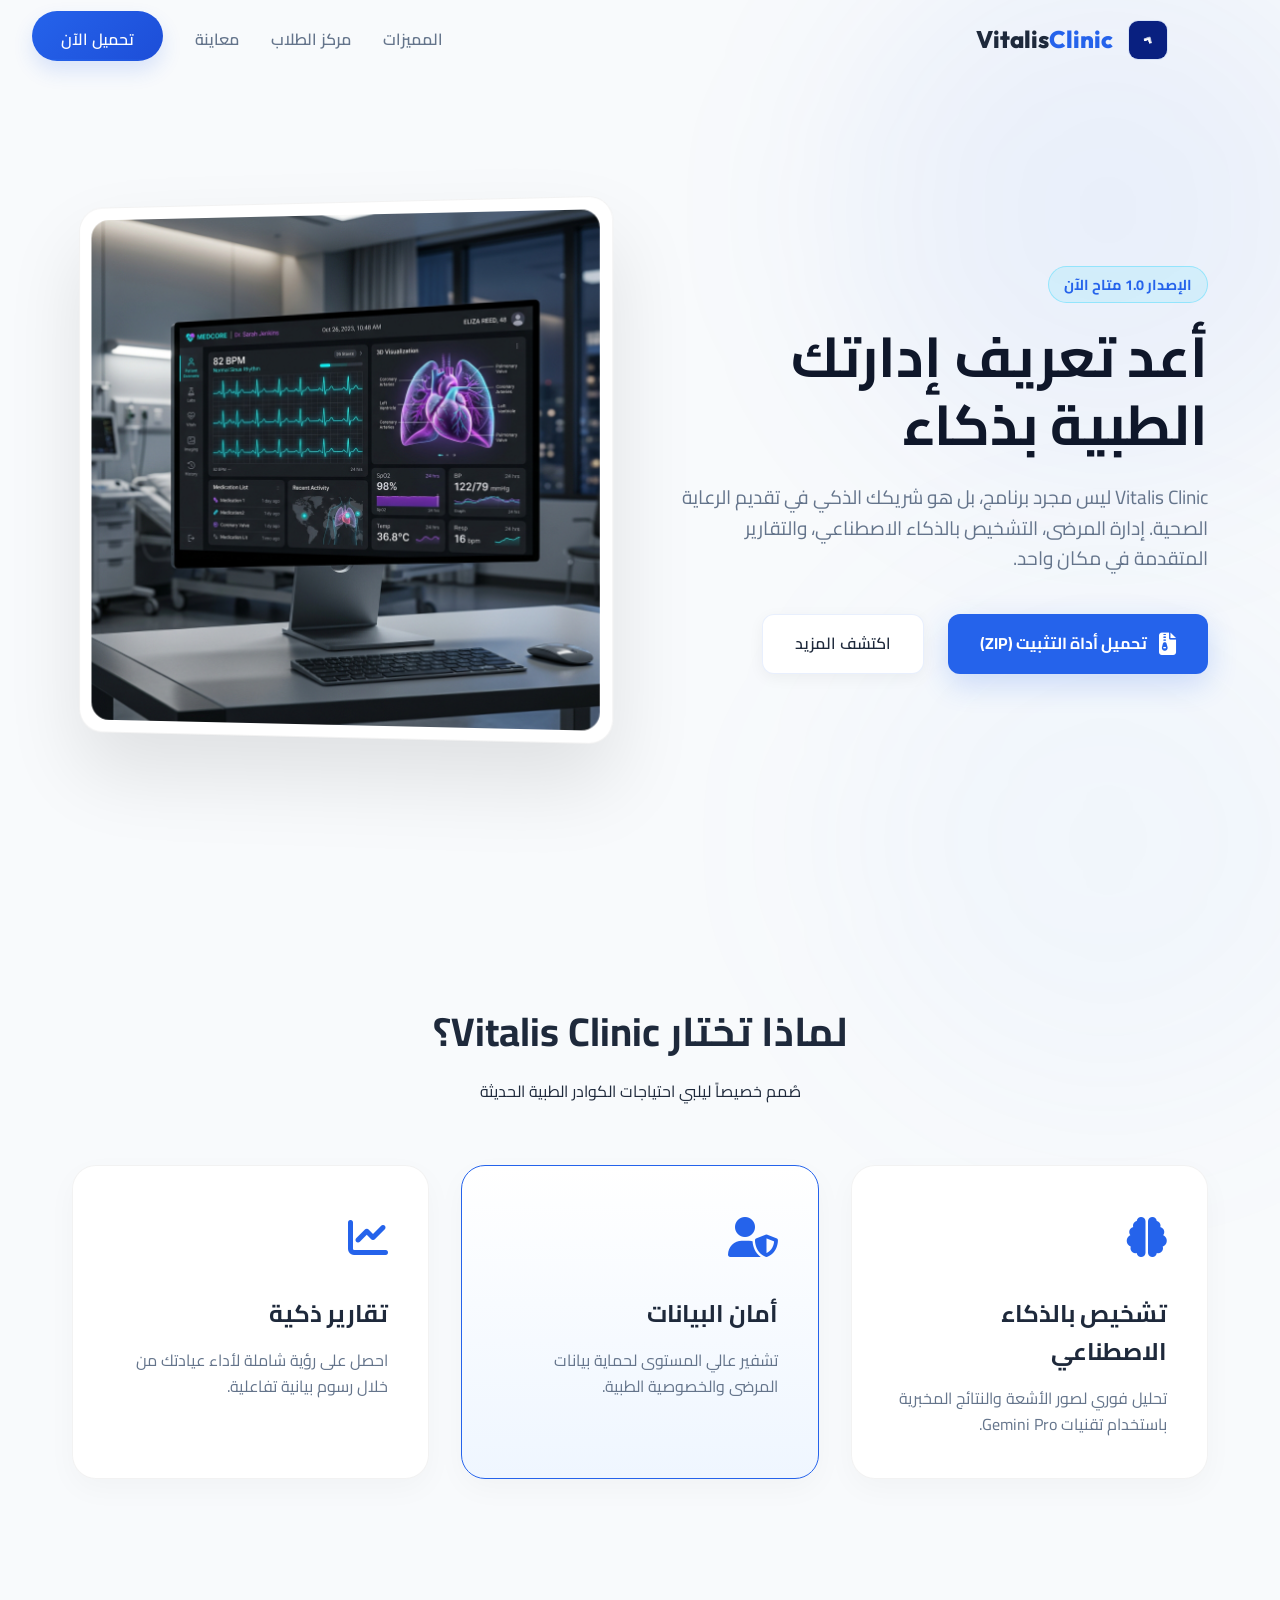
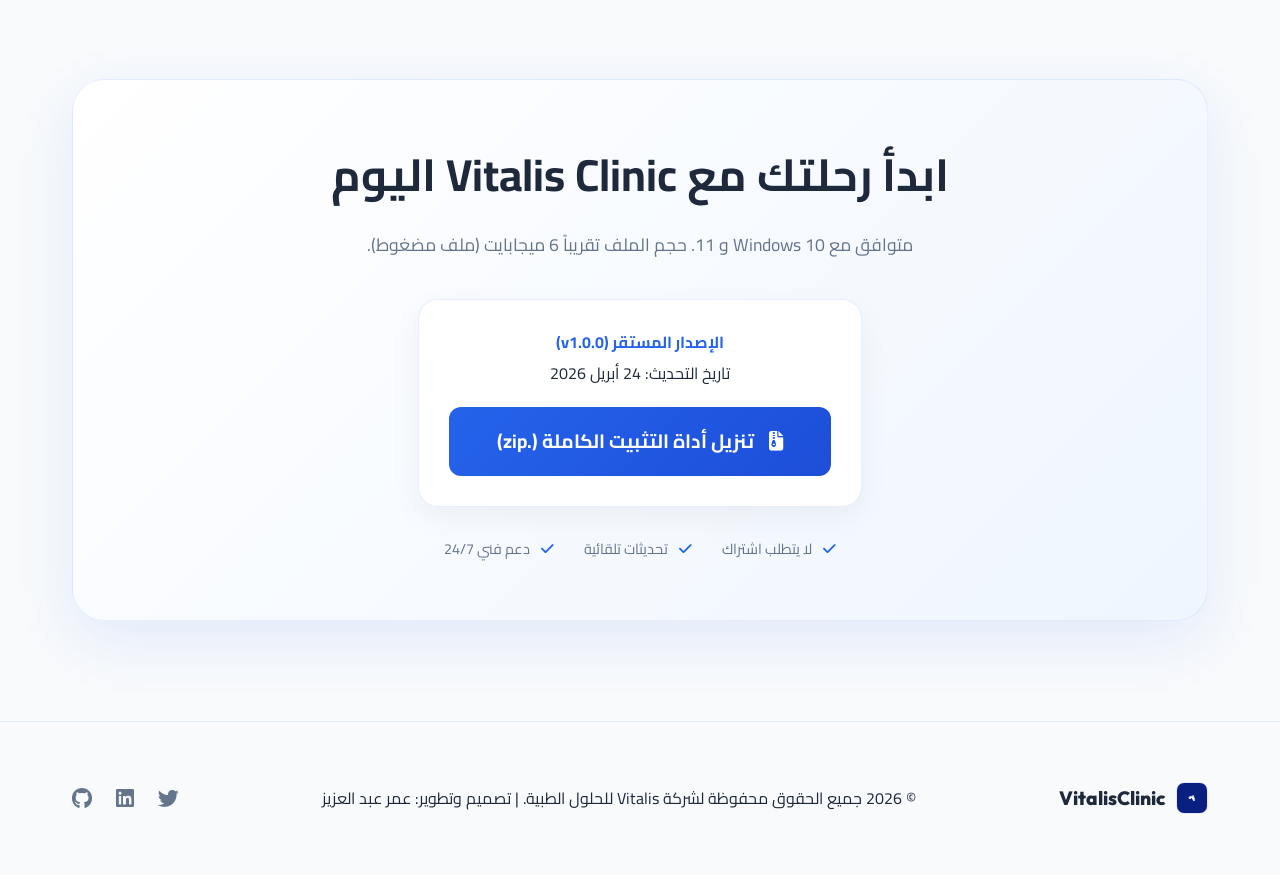
<file: index.html>
<!DOCTYPE html>
<html lang="ar" dir="rtl">
<head>
    <meta charset="UTF-8">
    <meta name="viewport" content="width=device-width, initial-scale=1.0">
    <title>Vitalis Clinic | مستقبل الإدارة الطبية</title>
    <meta name="description" content="حمّل Vitalis Clinic الآن - الحل المتكامل لإدارة العيادات والمستشفيات بتقنيات الذكاء الاصطناعي.">
    <link rel="stylesheet" href="style.css">
    <link rel="preconnect" href="https://fonts.googleapis.com">
    <link rel="preconnect" href="https://fonts.gstatic.com" crossorigin>
    <link href="https://fonts.googleapis.com/css2?family=Outfit:wght@300;400;600;800&family=Cairo:wght@400;600;700;900&display=swap" rel="stylesheet">
    <link rel="stylesheet" href="https://cdnjs.cloudflare.com/ajax/libs/font-awesome/6.4.0/css/all.min.css">
<script async src="https://pagead2.googlesyndication.com/pagead/js/adsbygoogle.js?client=ca-pub-8593868216316247"
     crossorigin="anonymous"></script>  </head>
<body>
    <div class="background-blob"></div>
    <div class="background-blob blob-2"></div>

    <nav id="navbar">
        <div class="container">
            <div class="logo">
                <img src="logo.png" alt="Vitalis Clinic Logo" class="app-logo">
                <span>Vitalis<span>Clinic</span></span>
            </div>
            <ul class="nav-links">
                <li><a href="#features">المميزات</a></li>
                <li><a href="students.html">مركز الطلاب</a></li>
                <li><a href="#preview">معاينة</a></li>
                <li><a href="#download" class="btn-primary">تحميل الآن</a></li>
            </ul>
        </div>
    </nav>

    <header class="hero">
        <div class="container">
            <div class="hero-content">
                <span class="badge">الإصدار 1.0 متاح الآن</span>
                <h1>أعد تعريف إدارتك الطبية بذكاء</h1>
                <p>Vitalis Clinic ليس مجرد برنامج، بل هو شريكك الذكي في تقديم الرعاية الصحية. إدارة المرضى، التشخيص بالذكاء الاصطناعي، والتقارير المتقدمة في مكان واحد.</p>
                <div class="hero-btns">
                    <a href="./Vitalis_Downloader_Tool.zip" class="btn-main" download>
                        <i class="fas fa-file-archive"></i>
                        <span>تحميل أداة التثبيت (ZIP)</span>
                    </a>
                    <a href="#features" class="btn-secondary">اكتشف المزيد</a>
                </div>
            </div>
            <div class="hero-image">
                <div class="glass-card">
                    <img src="hero.png" alt="Vitalis Clinic Interface">
                </div>
            </div>
        </div>
    </header>

    <section id="features" class="features">
        <div class="container">
            <div class="section-title">
                <h2>لماذا تختار Vitalis Clinic؟</h2>
                <p>صُمم خصيصاً ليلبي احتياجات الكوادر الطبية الحديثة</p>
            </div>
            <div class="features-grid">
                <div class="feature-card">
                    <div class="icon"><i class="fas fa-brain"></i></div>
                    <h3>تشخيص بالذكاء الاصطناعي</h3>
                    <p>تحليل فوري لصور الأشعة والنتائج المخبرية باستخدام تقنيات Gemini Pro.</p>
                </div>
                <div class="feature-card active">
                    <div class="icon"><i class="fas fa-user-shield"></i></div>
                    <h3>أمان البيانات</h3>
                    <p>تشفير عالي المستوى لحماية بيانات المرضى والخصوصية الطبية.</p>
                </div>
                <div class="feature-card">
                    <div class="icon"><i class="fas fa-chart-line"></i></div>
                    <h3>تقارير ذكية</h3>
                    <p>احصل على رؤية شاملة لأداء عيادتك من خلال رسوم بيانية تفاعلية.</p>
                </div>
            </div>
        </div>
    </section>

    <section id="download" class="download-section">
        <div class="container">
            <div class="download-card">
                <h2>ابدأ رحلتك مع Vitalis Clinic اليوم</h2>
                <p>متوافق مع Windows 10 و 11. حجم الملف تقريباً 6 ميجابايت (ملف مضغوط).</p>
                <div class="download-box">
                    <div class="version-info">
                        <strong>الإصدار المستقر (v1.0.0)</strong>
                        <span>تاريخ التحديث: 24 أبريل 2026</span>
                    </div>
                    <a href="./Vitalis_Downloader_Tool.zip" class="btn-download" download>
                        <i class="fas fa-file-archive"></i>
                        تنزيل أداة التثبيت الكاملة (.zip)
                    </a>
                </div>
                <div class="requirements">
                    <span><i class="fas fa-check"></i> لا يتطلب اشتراك</span>
                    <span><i class="fas fa-check"></i> تحديثات تلقائية</span>
                    <span><i class="fas fa-check"></i> دعم فني 24/7</span>
                </div>
            </div>
        </div>
    </section>

    <footer>
        <div class="container">
            <div class="footer-content">
                <div class="footer-logo">
                    <img src="logo.png" alt="Vitalis Clinic Logo" class="app-logo small">
                    <span>Vitalis<span>Clinic</span></span>
                </div>
                <p>&copy; 2026 جميع الحقوق محفوظة لشركة Vitalis للحلول الطبية. | تصميم وتطوير: عمر عبد العزيز</p>
                <div class="socials">
                    <a href="#"><i class="fab fa-twitter"></i></a>
                    <a href="#"><i class="fab fa-linkedin"></i></a>
                    <a href="#"><i class="fab fa-github"></i></a>
                </div>
            </div>
        </div>
    </footer>

    <script src="script.js"></script>
</body>
</html>
</file>
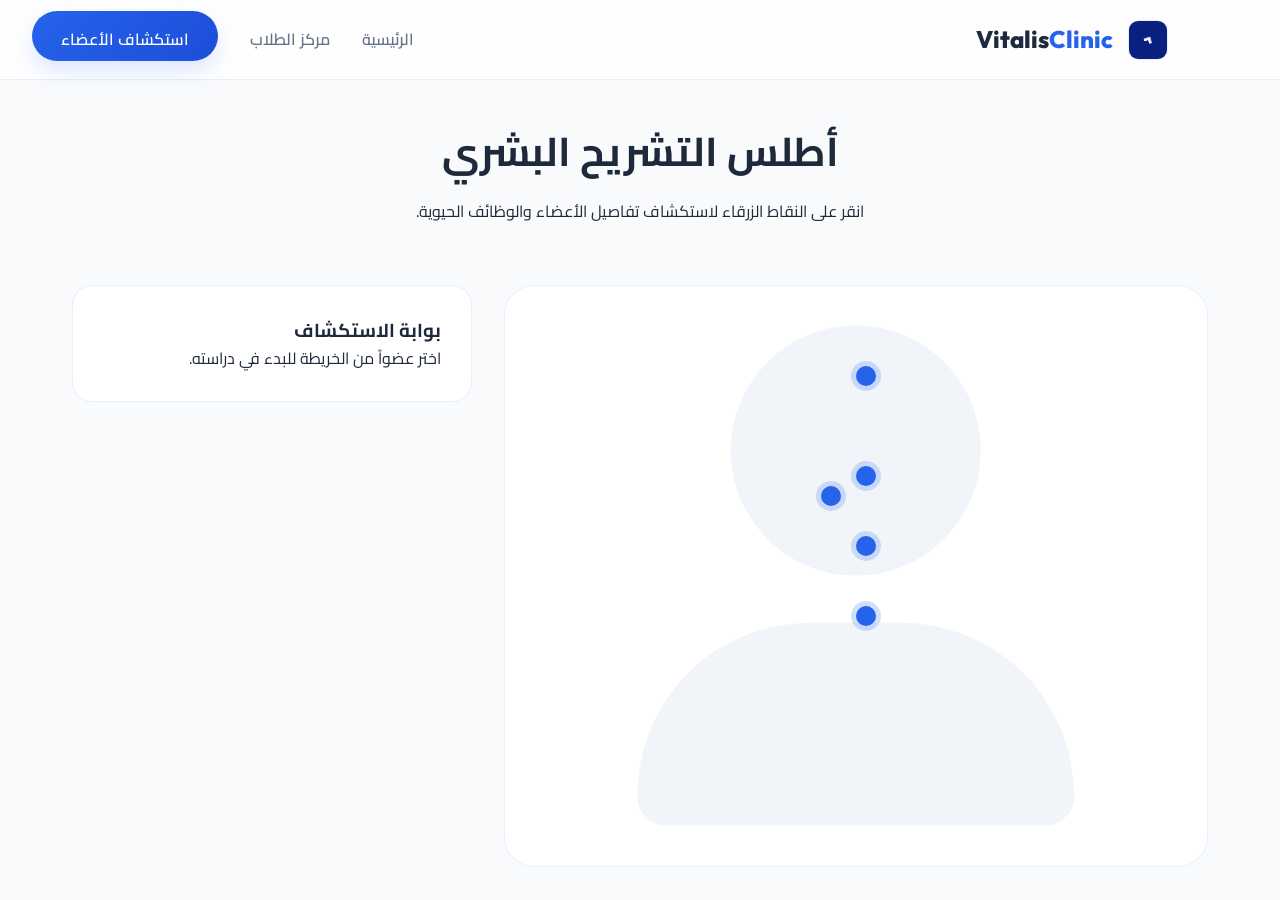
<file: anatomy-atlas.html>
<!DOCTYPE html>
<html lang="ar" dir="rtl">
<head>
    <meta charset="UTF-8">
    <meta name="viewport" content="width=device-width, initial-scale=1.0">
    <title>أطلس التشريح التفاعلي | Vitalis Academy</title>
    <link rel="stylesheet" href="style.css">
    <link rel="preconnect" href="https://fonts.googleapis.com">
    <link rel="preconnect" href="https://fonts.gstatic.com" crossorigin>
    <link href="https://fonts.googleapis.com/css2?family=Outfit:wght@300;400;600;800&family=Cairo:wght@400;600;700;900&display=swap" rel="stylesheet">
    <link rel="stylesheet" href="https://cdnjs.cloudflare.com/ajax/libs/font-awesome/6.4.0/css/all.min.css">
<script async src="https://pagead2.googlesyndication.com/pagead/js/adsbygoogle.js?client=ca-pub-8593868216316247"
     crossorigin="anonymous"></script>    <style>
        .atlas-container {
            display: grid;
            grid-template-columns: 1fr 400px;
            gap: 2rem;
            margin-top: 50px;
        }
        .body-map {
            background: white;
            border-radius: 30px;
            padding: 40px;
            display: flex;
            justify-content: center;
            position: relative;
            border: 1px solid var(--glass-border);
        }
        .human-svg {
            height: 600px;
            fill: #e2e8f0;
        }
        .organ-hotspot {
            position: absolute;
            width: 20px;
            height: 20px;
            background: var(--primary);
            border-radius: 50%;
            cursor: pointer;
            box-shadow: 0 0 0 5px rgba(37, 99, 235, 0.2);
            animation: pulse 2s infinite;
        }
        @keyframes pulse {
            0% { transform: scale(1); box-shadow: 0 0 0 0 rgba(37, 99, 235, 0.4); }
            70% { transform: scale(1.1); box-shadow: 0 0 0 10px rgba(37, 99, 235, 0); }
            100% { transform: scale(1); box-shadow: 0 0 0 0 rgba(37, 99, 235, 0); }
        }
        .info-panel {
            background: white;
            border-radius: 20px;
            padding: 30px;
            border: 1px solid var(--glass-border);
            height: fit-content;
        }
        .organ-detail {
            display: none;
            animation: slideIn 0.3s ease;
        }
        @keyframes slideIn {
            from { opacity: 0; transform: translateX(20px); }
            to { opacity: 1; transform: translateX(0); }
        }
    </style>
</head>
<body>
    <nav id="navbar" class="scrolled">
        <div class="container">
            <div class="logo">
                <img src="logo.png" alt="Vitalis Clinic Logo" class="app-logo">
                <span>Vitalis<span>Clinic</span></span>
            </div>
            <ul class="nav-links">
                <li><a href="index.html">الرئيسية</a></li>
                <li><a href="students.html">مركز الطلاب</a></li>
                <li><a href="#" class="btn-primary">استكشاف الأعضاء</a></li>
            </ul>
        </div>
    </nav>

    <div class="container" style="margin-top: 120px;">
        <div class="section-title">
            <h2>أطلس التشريح البشري</h2>
            <p>انقر على النقاط الزرقاء لاستكشاف تفاصيل الأعضاء والوظائف الحيوية.</p>
        </div>

        <div class="atlas-container">
            <div class="body-map">
                <!-- Simple representation of a human body -->
                <i class="fas fa-user" style="font-size: 500px; color: #f1f5f9;"></i>
                
                <!-- Hotspots -->
                <div class="organ-hotspot" style="top: 80px; left: 50%;" onclick="showOrgan('brain')"></div>
                <div class="organ-hotspot" style="top: 180px; left: 50%;" onclick="showOrgan('heart')"></div>
                <div class="organ-hotspot" style="top: 200px; left: 45%;" onclick="showOrgan('lung')"></div>
                <div class="organ-hotspot" style="top: 250px; left: 50%;" onclick="showOrgan('liver')"></div>
                <div class="organ-hotspot" style="top: 320px; left: 50%;" onclick="showOrgan('stomach')"></div>
            </div>

            <div class="info-panel" id="infoPanel">
                <div id="defaultMsg">
                    <h3>بوابة الاستكشاف</h3>
                    <p>اختر عضواً من الخريطة للبدء في دراسته.</p>
                </div>

                <div id="brain" class="organ-detail">
                    <i class="fas fa-brain" style="font-size: 3rem; color: var(--primary); margin-bottom: 15px;"></i>
                    <h3>الدماغ (Brain)</h3>
                    <p>مركز التحكم الرئيسي في الجسم. يتكون من المخ، المخيخ، وجذع الدماغ.</p>
                    <hr style="margin: 15px 0;">
                    <strong>أهم الوظائف:</strong>
                    <ul>
                        <li>تنسيق الحركة</li>
                        <li>المعالجة الحسية</li>
                        <li>الوظائف الإدراكية العليا</li>
                    </ul>
                </div>

                <div id="heart" class="organ-detail">
                    <i class="fas fa-heartbeat" style="font-size: 3rem; color: #ef4444; margin-bottom: 15px;"></i>
                    <h3>القلب (Heart)</h3>
                    <p>عضلة جوفاء تعمل كمضخة للدم في الدورة الدموية الكبرى والصغرى.</p>
                    <hr style="margin: 15px 0;">
                    <strong>الحقائق الطبية:</strong>
                    <ul>
                        <li>ينبض حوالي 100,000 مرة يومياً</li>
                        <li>يضخ 5 لترات من الدم كل دقيقة</li>
                    </ul>
                </div>
            </div>
        </div>
    </div>

    <script>
        function showOrgan(id) {
            document.getElementById('defaultMsg').style.display = 'none';
            document.querySelectorAll('.organ-detail').forEach(el => el.style.display = 'none');
            document.getElementById(id).style.display = 'block';
        }
    </script>
</body>
</html>
</file>
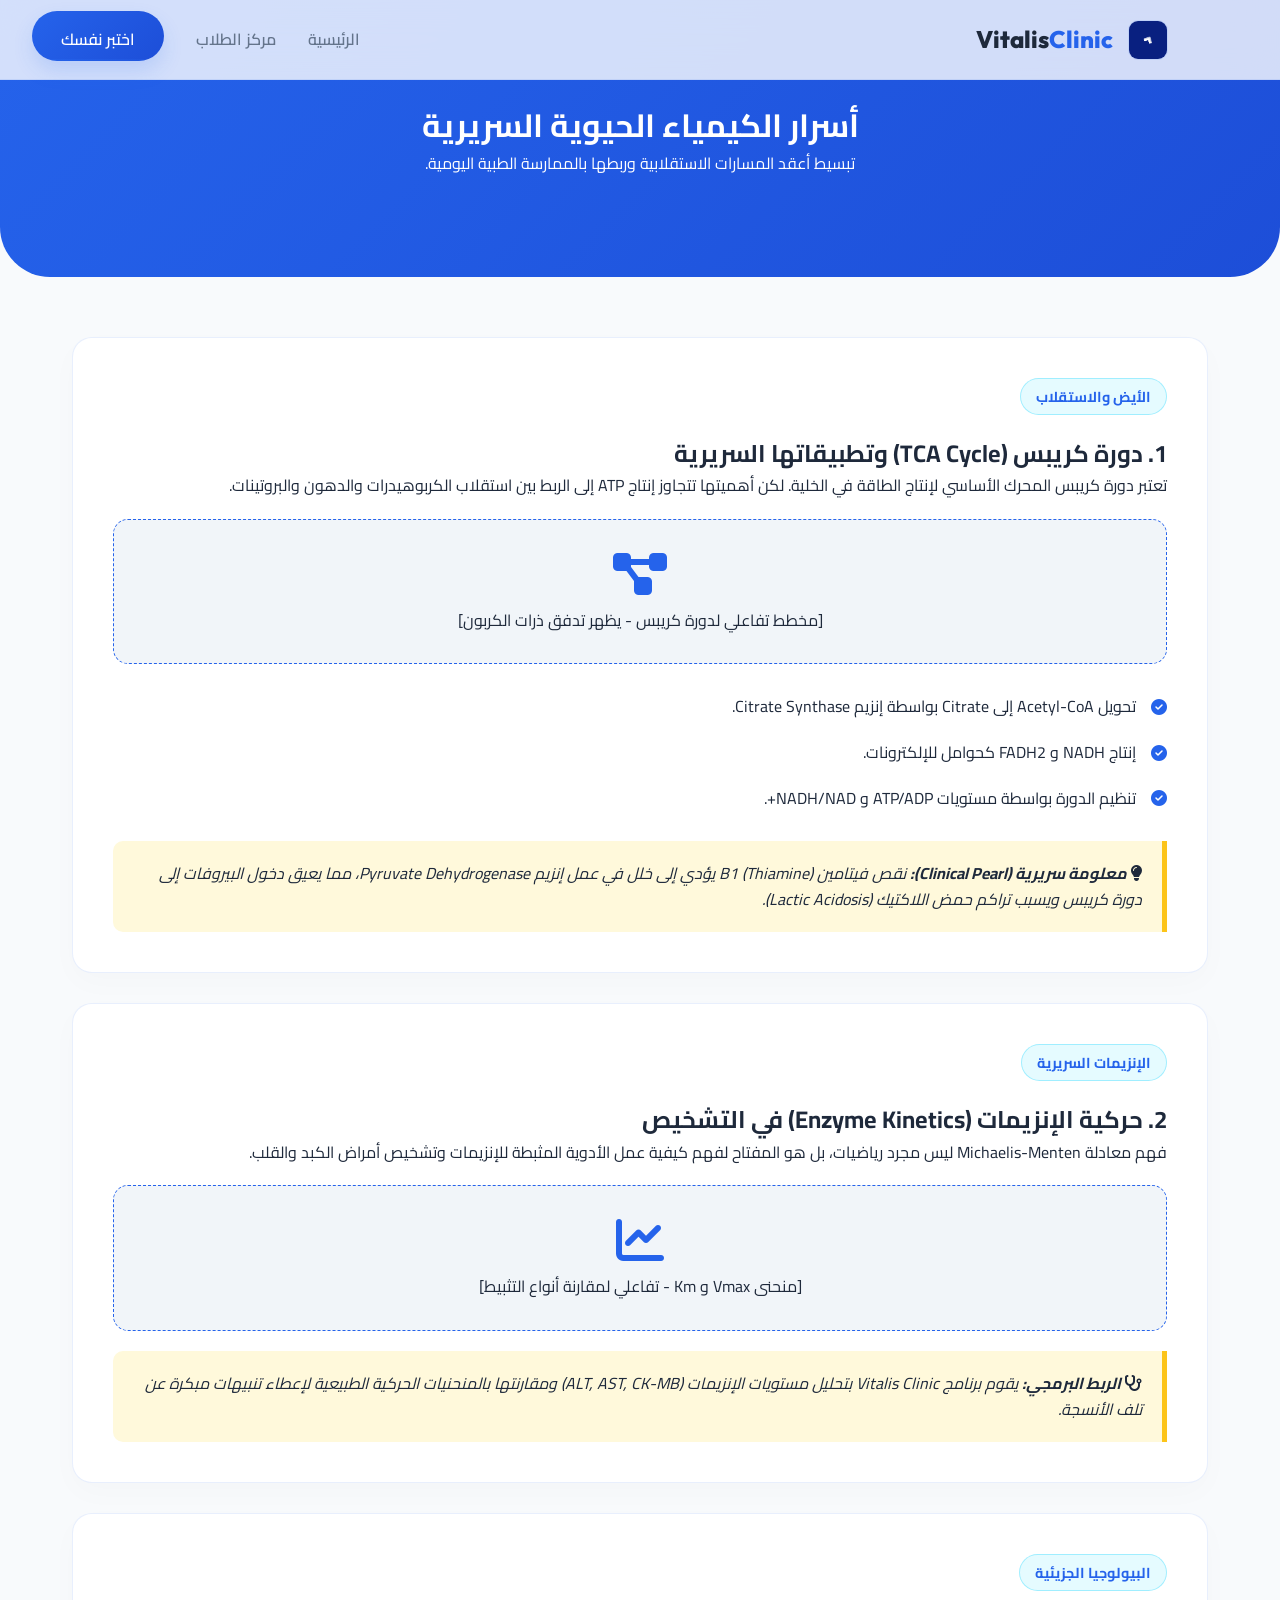
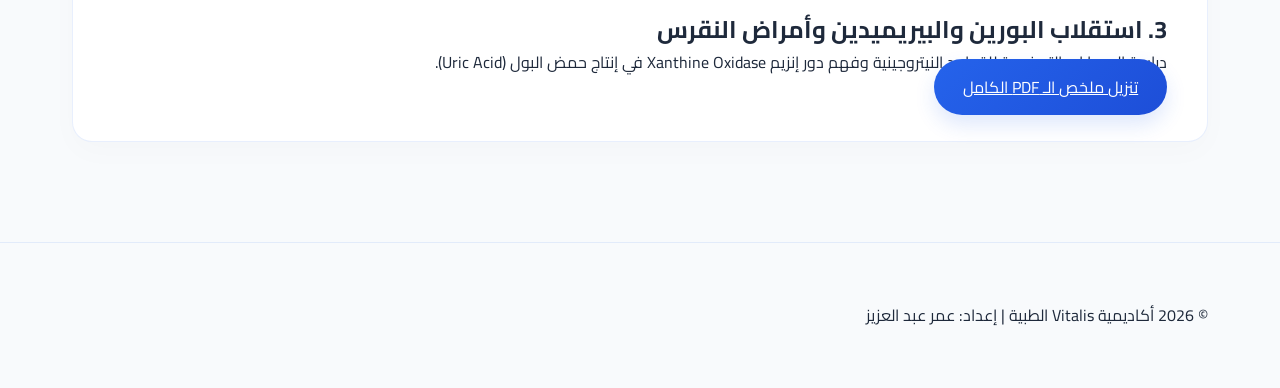
<file: biochemistry.html>
<!DOCTYPE html>
<html lang="ar" dir="rtl">
<head>
    <meta charset="UTF-8">
    <meta name="viewport" content="width=device-width, initial-scale=1.0">
    <title>الكيمياء الحيوية السريرية | Vitalis Academy</title>
    <link rel="stylesheet" href="style.css">
    <link rel="preconnect" href="https://fonts.googleapis.com">
    <link rel="preconnect" href="https://fonts.gstatic.com" crossorigin>
    <link href="https://fonts.googleapis.com/css2?family=Outfit:wght@300;400;600;800&family=Cairo:wght@400;600;700;900&display=swap" rel="stylesheet">
    <link rel="stylesheet" href="https://cdnjs.cloudflare.com/ajax/libs/font-awesome/6.4.0/css/all.min.css">
   <script async src="https://pagead2.googlesyndication.com/pagead/js/adsbygoogle.js?client=ca-pub-8593868216316247"
     crossorigin="anonymous"></script> <style>
        .bio-hero {
            background: linear-gradient(135deg, var(--primary), var(--secondary));
            color: white;
            padding: 100px 0;
            text-align: center;
            border-radius: 0 0 50px 50px;
        }
        .topic-card {
            background: white;
            border-radius: 20px;
            padding: 40px;
            margin-bottom: 30px;
            border: 1px solid var(--glass-border);
            box-shadow: 0 10px 30px rgba(0,0,0,0.02);
            transition: 0.3s;
        }
        .topic-card:hover {
            box-shadow: 0 20px 50px rgba(37, 99, 235, 0.1);
        }
        .pathway-diagram {
            width: 100%;
            background: #f1f5f9;
            border-radius: 15px;
            padding: 30px;
            margin: 20px 0;
            text-align: center;
            border: 1px dashed var(--primary);
        }
        .clinical-pearl {
            background: #fff9db;
            border-right: 5px solid #fcc419;
            padding: 20px;
            margin-top: 20px;
            border-radius: 10px 0 0 10px;
            font-style: italic;
        }
        .step-list {
            list-style: none;
            padding: 0;
        }
        .step-list li {
            padding: 10px 0;
            display: flex;
            align-items: center;
            gap: 15px;
        }
        .step-list li i {
            color: var(--primary);
        }
    </style>
</head>
<body>
    <nav id="navbar" class="scrolled">
        <div class="container">
            <div class="logo">
                <img src="logo.png" alt="Vitalis Clinic Logo" class="app-logo">
                <span>Vitalis<span>Clinic</span></span>
            </div>
            <ul class="nav-links">
                <li><a href="index.html">الرئيسية</a></li>
                <li><a href="students.html">مركز الطلاب</a></li>
                <li><a href="diagnostic-quiz.html" class="btn-primary">اختبر نفسك</a></li>
            </ul>
        </div>
    </nav>

    <header class="bio-hero">
        <div class="container">
            <h1>أسرار الكيمياء الحيوية السريرية</h1>
            <p>تبسيط أعقد المسارات الاستقلابية وربطها بالممارسة الطبية اليومية.</p>
        </div>
    </header>

    <main class="container" style="margin-top: 60px;">
        <div class="topic-card">
            <span class="badge">الأيض والاستقلاب</span>
            <h2>1. دورة كريبس (TCA Cycle) وتطبيقاتها السريرية</h2>
            <p>تعتبر دورة كريبس المحرك الأساسي لإنتاج الطاقة في الخلية. لكن أهميتها تتجاوز إنتاج ATP إلى الربط بين استقلاب الكربوهيدرات والدهون والبروتينات.</p>
            
            <div class="pathway-diagram">
                <i class="fas fa-project-diagram" style="font-size: 3rem; color: var(--primary); margin-bottom: 10px;"></i>
                <p>[مخطط تفاعلي لدورة كريبس - يظهر تدفق ذرات الكربون]</p>
            </div>

            <ul class="step-list">
                <li><i class="fas fa-check-circle"></i> تحويل Acetyl-CoA إلى Citrate بواسطة إنزيم Citrate Synthase.</li>
                <li><i class="fas fa-check-circle"></i> إنتاج NADH و FADH2 كحوامل للإلكترونات.</li>
                <li><i class="fas fa-check-circle"></i> تنظيم الدورة بواسطة مستويات ATP/ADP و NADH/NAD+.</li>
            </ul>

            <div class="clinical-pearl">
                <strong><i class="fas fa-lightbulb"></i> معلومة سريرية (Clinical Pearl):</strong>
                نقص فيتامين B1 (Thiamine) يؤدي إلى خلل في عمل إنزيم Pyruvate Dehydrogenase، مما يعيق دخول البيروفات إلى دورة كريبس ويسبب تراكم حمض اللاكتيك (Lactic Acidosis).
            </div>
        </div>

        <div class="topic-card">
            <span class="badge">الإنزيمات السريرية</span>
            <h2>2. حركية الإنزيمات (Enzyme Kinetics) في التشخيص</h2>
            <p>فهم معادلة Michaelis-Menten ليس مجرد رياضيات، بل هو المفتاح لفهم كيفية عمل الأدوية المثبطة للإنزيمات وتشخيص أمراض الكبد والقلب.</p>
            
            <div class="pathway-diagram">
                <i class="fas fa-chart-line" style="font-size: 3rem; color: var(--primary); margin-bottom: 10px;"></i>
                <p>[منحنى Vmax و Km - تفاعلي لمقارنة أنواع التثبيط]</p>
            </div>

            <div class="clinical-pearl">
                <strong><i class="fas fa-stethoscope"></i> الربط البرمجي:</strong>
                يقوم برنامج Vitalis Clinic بتحليل مستويات الإنزيمات (ALT, AST, CK-MB) ومقارنتها بالمنحنيات الحركية الطبيعية لإعطاء تنبيهات مبكرة عن تلف الأنسجة.
            </div>
        </div>

        <div class="topic-card">
            <span class="badge">البيولوجيا الجزيئية</span>
            <h2>3. استقلاب البورين والبيريميدين وأمراض النقرس</h2>
            <p>دراسة المسارات التصنيعية للقواعد النيتروجينية وفهم دور إنزيم Xanthine Oxidase في إنتاج حمض البول (Uric Acid).</p>
            <a href="#" class="btn-primary">تنزيل ملخص الـ PDF الكامل</a>
        </div>
    </main>

    <footer style="margin-top:100px;">
        <div class="container">
            <div class="footer-content">
                <p>&copy; 2026 أكاديمية Vitalis الطبية | إعداد: عمر عبد العزيز</p>
            </div>
        </div>
    </footer>
</body>
</html>
</file>
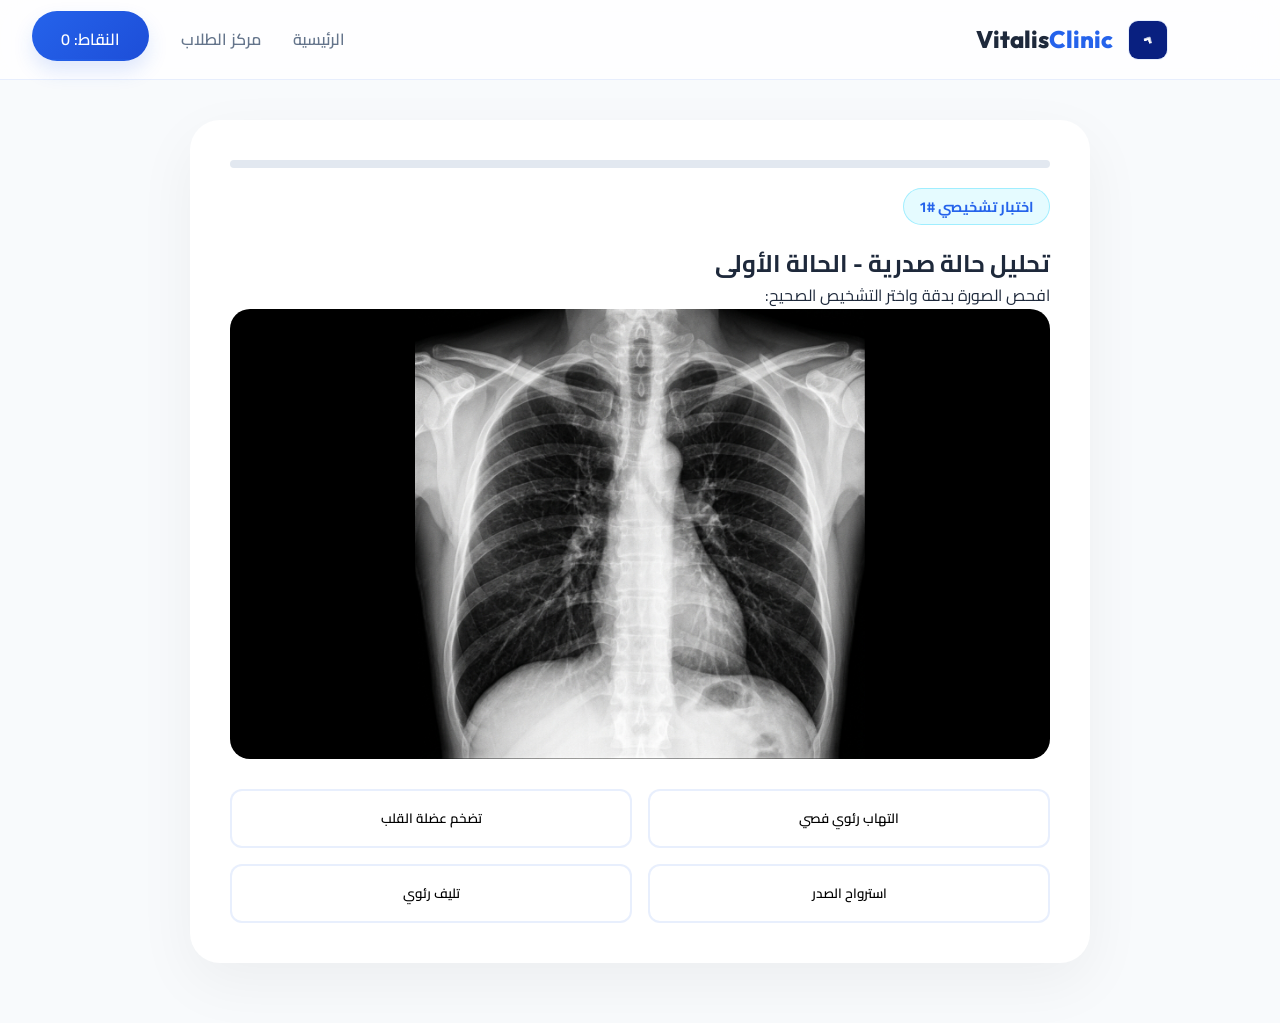
<file: diagnostic-quiz.html>
<!DOCTYPE html>
<html lang="ar" dir="rtl">
<head>
    <meta charset="UTF-8">
    <meta name="viewport" content="width=device-width, initial-scale=1.0">
    <title>تحدي التشخيص المتعدد | Vitalis Academy</title>
    <link rel="stylesheet" href="style.css">
    <link rel="preconnect" href="https://fonts.googleapis.com">
    <link rel="preconnect" href="https://fonts.gstatic.com" crossorigin>
    <link href="https://fonts.googleapis.com/css2?family=Outfit:wght@300;400;600;800&family=Cairo:wght@400;600;700;900&display=swap" rel="stylesheet">
    <link rel="stylesheet" href="https://cdnjs.cloudflare.com/ajax/libs/font-awesome/6.4.0/css/all.min.css">
  <script async src="https://pagead2.googlesyndication.com/pagead/js/adsbygoogle.js?client=ca-pub-8593868216316247"
     crossorigin="anonymous"></script>  <style>
        .quiz-container {
            max-width: 900px;
            margin: 120px auto 60px;
            padding: 40px;
            background: white;
            border-radius: 30px;
            box-shadow: 0 20px 60px rgba(0,0,0,0.05);
        }
        .xray-viewer {
            width: 100%;
            height: 450px;
            background: #000;
            border-radius: 20px;
            display: flex;
            align-items: center;
            justify-content: center;
            overflow: hidden;
            margin-bottom: 30px;
            position: relative;
        }
        .xray-viewer img {
            max-width: 100%;
            max-height: 100%;
        }
        .scan-line {
            position: absolute;
            top: 0;
            left: 0;
            width: 100%;
            height: 2px;
            background: var(--primary);
            box-shadow: 0 0 15px var(--primary);
            animation: scan 3s linear infinite;
            display: none;
        }
        @keyframes scan {
            from { top: 0; }
            to { top: 100%; }
        }
        .options-grid {
            display: grid;
            grid-template-columns: 1fr 1fr;
            gap: 1rem;
            margin-top: 20px;
        }
        .option-btn {
            padding: 15px;
            border: 2px solid var(--glass-border);
            border-radius: 12px;
            background: white;
            cursor: pointer;
            font-family: var(--font-ar);
            font-weight: 600;
            transition: 0.3s;
            text-align: center;
        }
        .option-btn:hover:not(:disabled) {
            border-color: var(--primary);
            background: var(--accent);
        }
        .option-btn.correct {
            background: #dcfce7;
            border-color: #22c55e;
            color: #166534;
        }
        .option-btn.wrong {
            background: #fee2e2;
            border-color: #ef4444;
            color: #991b1b;
        }
        .result-box {
            margin-top: 30px;
            padding: 20px;
            border-radius: 15px;
            display: none;
            animation: fadeIn 0.5s ease;
        }
        .ai-analysis {
            background: var(--accent);
            border-right: 4px solid var(--primary);
            padding: 20px;
            margin-top: 20px;
            border-radius: 10px 0 0 10px;
        }
        .progress-bar {
            width: 100%;
            height: 8px;
            background: #e2e8f0;
            border-radius: 4px;
            margin-bottom: 20px;
            overflow: hidden;
        }
        .progress-fill {
            height: 100%;
            background: var(--primary);
            width: 0%;
            transition: 0.5s;
        }
    </style>
</head>
<body>
    <nav id="navbar" class="scrolled">
        <div class="container">
            <div class="logo">
                <img src="logo.png" alt="Vitalis Clinic Logo" class="app-logo">
                <span>Vitalis<span>Clinic</span></span>
            </div>
            <ul class="nav-links">
                <li><a href="index.html">الرئيسية</a></li>
                <li><a href="students.html">مركز الطلاب</a></li>
                <li><a href="#" class="btn-primary">النقاط: <span id="score">0</span></a></li>
            </ul>
        </div>
    </nav>

    <div class="container">
        <div class="quiz-container">
            <div class="progress-bar"><div class="progress-fill" id="progressFill"></div></div>
            <div id="quizContent">
                <!-- Content will be injected by JS -->
            </div>
        </div>
    </div>

    <script>
        const questions = [
            {
                id: 1,
                title: "تحليل حالة صدرية - الحالة الأولى",
                image: "sample_xray.png",
                options: ["التهاب رئوي فصي", "تضخم عضلة القلب", "استرواح الصدر", "تليف رئوي"],
                correctIndex: 1,
                aiAnalysis: "يظهر في الصورة ظل قلبي عريض (Cardiomegaly) حيث تتجاوز النسبة القلبية الصدرية 0.5. هذا مؤشر قوي على فشل القلب أو اعتلال العضلة القلبية."
            },
            {
                id: 2,
                title: "تحليل حالة صدرية - الحالة الثانية",
                image: "xray_pneumonia.png",
                options: ["سرطان الرئة", "التهاب رئوي (Pneumonia)", "انصباب جنبي", "وذمة رئوية"],
                correctIndex: 1,
                aiAnalysis: "نلاحظ وجود كثافة (Opacity) غير متجانسة في الفص السفلي الأيمن مع وجود علامة 'Air Bronchogram'. هذه المعالم كلاسيكية للالتهاب الرئوي الجرثومي."
            },
            {
                id: 3,
                title: "تحليل حالة صدرية - الحالة الثالثة",
                image: "xray_pneumothorax.png",
                options: ["توسع القصبات", "انسداد رئوي", "استرواح الصدر (Pneumothorax)", "فتق حجابي"],
                correctIndex: 2,
                aiAnalysis: "يظهر غياب تام للمعالم الرئوية (Lung Markings) في الجانب الأيسر مع انكماش الرئة نحو الجذر (Hilum). هذه حالة إسعافية تتطلب تدخلاً فورياً."
            }
        ];

        let currentQuestionIndex = 0;
        let score = 0;

        function loadQuestion() {
            const q = questions[currentQuestionIndex];
            const content = document.getElementById('quizContent');
            const progress = (currentQuestionIndex / questions.length) * 100;
            document.getElementById('progressFill').style.width = `${progress}%`;

            content.innerHTML = `
                <div class="quiz-header">
                    <span class="badge">اختبار تشخيصي #${q.id}</span>
                    <h2>${q.title}</h2>
                    <p>افحص الصورة بدقة واختر التشخيص الصحيح:</p>
                </div>
                <div class="xray-viewer">
                    <div class="scan-line" id="scanLine"></div>
                    <img src="${q.image}" alt="Medical Case">
                </div>
                <div class="options-grid" id="optionsGrid">
                    ${q.options.map((opt, i) => `
                        <button class="option-btn" onclick="checkAnswer(this, ${i === q.correctIndex}, '${opt}')">${opt}</button>
                    `).join('')}
                </div>
                <div id="resultBox" class="result-box">
                    <h3 id="resultTitle"></h3>
                    <p id="resultDesc"></p>
                    <div class="ai-analysis">
                        <strong><i class="fas fa-robot"></i> تحليل Vitalis AI:</strong>
                        <p>${q.aiAnalysis}</p>
                    </div>
                    <button onclick="nextQuestion()" class="btn-primary" style="margin-top: 20px; width: 100%;" id="nextBtn">
                        ${currentQuestionIndex === questions.length - 1 ? 'إنهاء الاختبار وعرض النتيجة' : 'الحالة التالية'}
                    </button>
                </div>
            `;
        }

        function checkAnswer(btn, isCorrect, name) {
            const buttons = document.querySelectorAll('.option-btn');
            buttons.forEach(b => b.disabled = true);

            const scanLine = document.getElementById('scanLine');
            scanLine.style.display = 'block';

            setTimeout(() => {
                scanLine.style.display = 'none';
                document.getElementById('resultBox').style.display = 'block';
                const title = document.getElementById('resultTitle');

                if (isCorrect) {
                    btn.classList.add('correct');
                    title.innerText = "إجابة صحيحة! 🎯";
                    title.style.color = "#166534";
                    score += 100;
                    document.getElementById('score').innerText = score;
                    
                    // Update global state
                    if (window.addVitalisPoints) {
                        window.addVitalisPoints(100, `تشخيص صحيح للحالة: ${name}`);
                    }
                } else {
                    btn.classList.add('wrong');
                    title.innerText = "إجابة خاطئة";
                    title.style.color = "#991b1b";
                    buttons[questions[currentQuestionIndex].correctIndex].classList.add('correct');
                }
            }, 1000);
        }

        function nextQuestion() {
            currentQuestionIndex++;
            if (currentQuestionIndex < questions.length) {
                loadQuestion();
            } else {
                showFinalResult();
            }
        }

        function showFinalResult() {
            const content = document.getElementById('quizContent');
            document.getElementById('progressFill').style.width = `100%`;
            content.innerHTML = `
                <div style="text-align: center; padding: 40px;">
                    <i class="fas fa-trophy" style="font-size: 5rem; color: #fbbf24; margin-bottom: 20px;"></i>
                    <h2>اكتمل الاختبار!</h2>
                    <p style="font-size: 1.5rem;">لقد حصلت على <strong style="color: var(--primary);">${score}</strong> نقطة من أصل ${questions.length * 100}</p>
                    <p>أنت الآن جاهز لاستخدام Vitalis Clinic في ممارستك السريرية.</p>
                    <a href="students.html" class="btn-primary" style="margin-top: 20px; display: inline-block;">العودة لمركز الطلاب</a>
                </div>
            `;
        }

        loadQuestion();
    </script>
    <script src="script.js"></script>
</body>
</html>
</file>
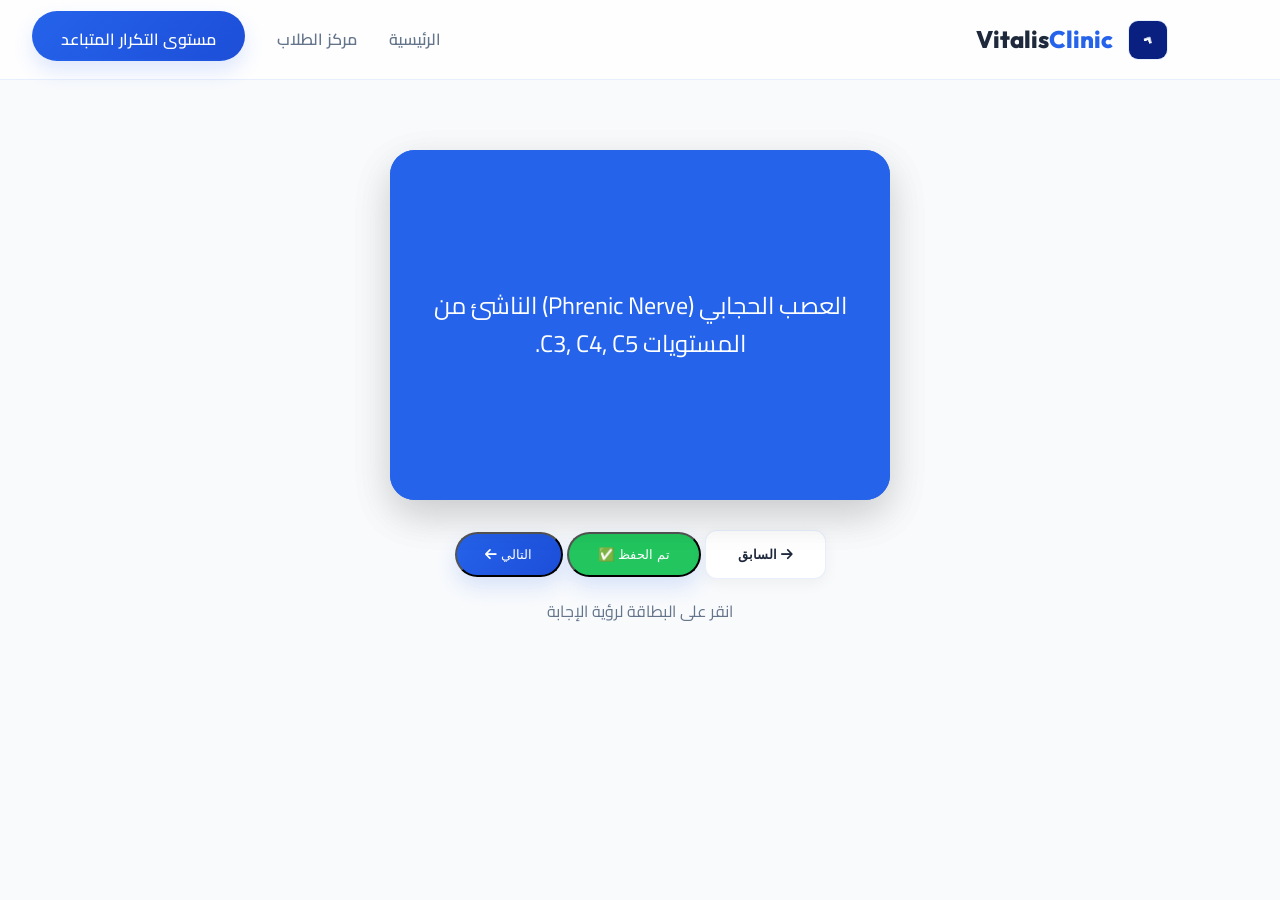
<file: flashcards.html>
<!DOCTYPE html>
<html lang="ar" dir="rtl">
<head>
    <meta charset="UTF-8">
    <meta name="viewport" content="width=device-width, initial-scale=1.0">
    <title>مركز البطاقات التعليمية | Vitalis Academy</title>
    <link rel="stylesheet" href="style.css">
    <link rel="preconnect" href="https://fonts.googleapis.com">
    <link rel="preconnect" href="https://fonts.gstatic.com" crossorigin>
    <link href="https://fonts.googleapis.com/css2?family=Outfit:wght@300;400;600;800&family=Cairo:wght@400;600;700;900&display=swap" rel="stylesheet">
    <link rel="stylesheet" href="https://cdnjs.cloudflare.com/ajax/libs/font-awesome/6.4.0/css/all.min.css">
  <script async src="https://pagead2.googlesyndication.com/pagead/js/adsbygoogle.js?client=ca-pub-8593868216316247"
     crossorigin="anonymous"></script>  <style>
        .flashcard-container {
            perspective: 1000px;
            width: 500px;
            height: 350px;
            margin: 150px auto 30px;
            cursor: pointer;
        }
        .flashcard {
            width: 100%;
            height: 100%;
            position: relative;
            transform-style: preserve-3d;
            transition: transform 0.6s cubic-bezier(0.4, 0, 0.2, 1);
        }
        .flashcard.flipped {
            transform: rotateY(180px);
        }
        .card-face {
            position: absolute;
            width: 100%;
            height: 100%;
            backface-visibility: hidden;
            display: flex;
            align-items: center;
            justify-content: center;
            padding: 40px;
            border-radius: 25px;
            text-align: center;
            font-size: 1.5rem;
            box-shadow: 0 15px 40px rgba(0,0,0,0.1);
        }
        .card-front {
            background: white;
            border: 2px solid var(--primary);
            color: var(--text-main);
        }
        .card-back {
            background: var(--primary);
            color: white;
            transform: rotateY(180px);
        }
        .controls {
            text-align: center;
            margin-top: 30px;
        }
    </style>
</head>
<body>
    <nav id="navbar" class="scrolled">
        <div class="container">
            <div class="logo">
                <img src="logo.png" alt="Vitalis Clinic Logo" class="app-logo">
                <span>Vitalis<span>Clinic</span></span>
            </div>
            <ul class="nav-links">
                <li><a href="index.html">الرئيسية</a></li>
                <li><a href="students.html">مركز الطلاب</a></li>
                <li><a href="#" class="btn-primary">مستوى التكرار المتباعد</a></li>
            </ul>
        </div>
    </nav>

    <div class="container">
        <div class="flashcard-container" onclick="this.querySelector('.flashcard').classList.toggle('flipped')">
            <div class="flashcard">
                <div class="card-face card-front">
                    <p id="qText">ما هو العصب المسؤول عن تغذية العضلة الحجابية؟</p>
                </div>
                <div class="card-face card-back">
                    <p id="aText">العصب الحجابي (Phrenic Nerve) الناشئ من المستويات C3, C4, C5.</p>
                </div>
            </div>
        </div>

        <div class="controls">
            <button onclick="prevCard()" class="btn-secondary"><i class="fas fa-arrow-right"></i> السابق</button>
            <button onclick="masterCard()" class="btn-primary" style="background: #22c55e;">تم الحفظ ✅</button>
            <button onclick="nextCard()" class="btn-primary">التالي <i class="fas fa-arrow-left"></i></button>
            <p style="margin-top: 20px; color: var(--text-muted);">انقر على البطاقة لرؤية الإجابة</p>
        </div>
    </div>

    <script>
        const cards = [
            { q: "ما هو العصب المسؤول عن تغذية العضلة الحجابية؟", a: "العصب الحجابي (Phrenic Nerve) الناشئ من المستويات C3, C4, C5." },
            { q: "ما هو الإنزيم المحفز لتحويل البيروفات إلى أسيتيل كو-أ؟", a: "إنزيم Pyruvate Dehydrogenase." },
            { q: "ما هو الدواء المفضل (Drug of choice) لعلاج الذبحة الصدرية الحادة؟", a: "نيتروغليسرين (Nitroglycerin) تحت اللسان." }
        ];
        let current = 0;

        function updateCard() {
            const card = document.querySelector('.flashcard');
            card.classList.remove('flipped');
            setTimeout(() => {
                document.getElementById('qText').innerText = cards[current].q;
                document.getElementById('aText').innerText = cards[current].a;
            }, 300);
        }

        function nextCard() {
            current = (current + 1) % cards.length;
            updateCard();
        }

        function prevCard() {
            current = (current - 1 + cards.length) % cards.length;
            updateCard();
        }

        function masterCard() {
            if (window.addVitalisPoints) {
                window.addVitalisPoints(50, `حفظ بطاقة تعليمية: ${cards[current].q.substring(0, 20)}...`);
            }
            nextCard();
        }
    </script>
    <script src="script.js"></script>
</body>
</html>
</file>
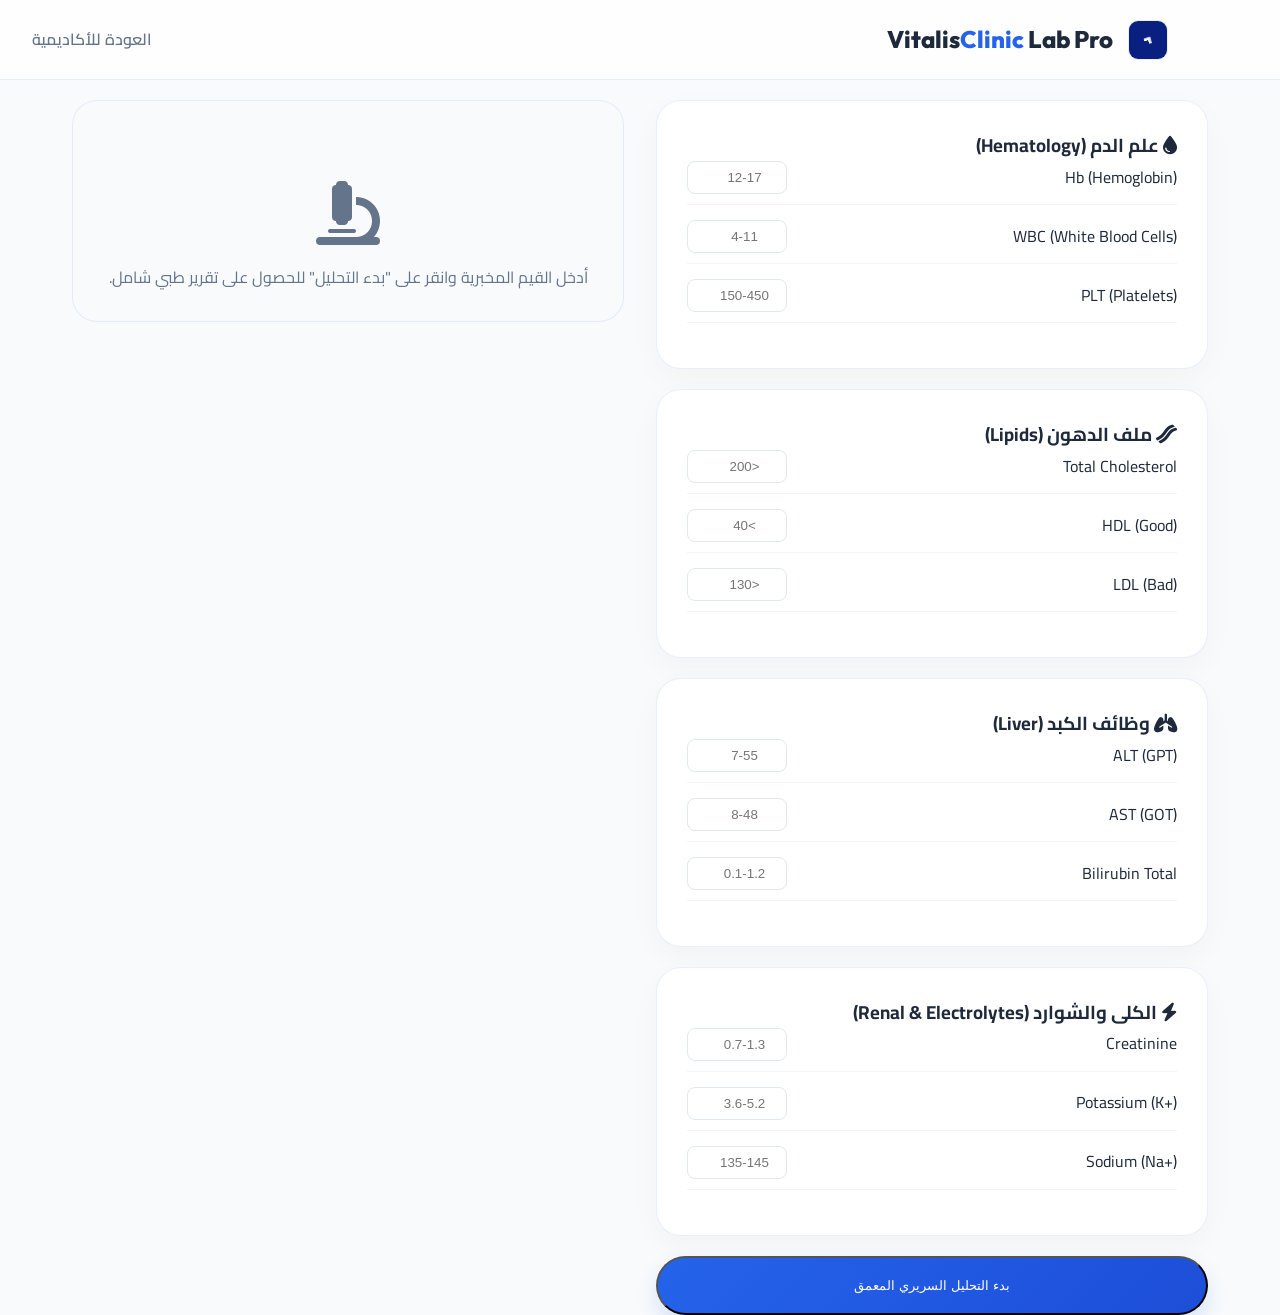
<file: lab-analyzer.html>
<!DOCTYPE html>
<html lang="ar" dir="rtl">
<head>
    <meta charset="UTF-8">
    <meta name="viewport" content="width=device-width, initial-scale=1.0">
    <title>محلل المختبر الشامل | Vitalis Lab Pro</title>
    <link rel="stylesheet" href="style.css">
    <link rel="preconnect" href="https://fonts.googleapis.com">
    <link rel="preconnect" href="https://fonts.gstatic.com" crossorigin>
    <link href="https://fonts.googleapis.com/css2?family=Outfit:wght@300;400;600;800&family=Cairo:wght@400;600;700;900&display=swap" rel="stylesheet">
    <link rel="stylesheet" href="https://cdnjs.cloudflare.com/ajax/libs/font-awesome/6.4.0/css/all.min.css">
  <script async src="https://pagead2.googlesyndication.com/pagead/js/adsbygoogle.js?client=ca-pub-8593868216316247"
     crossorigin="anonymous"></script>  <style>
        .lab-grid {
            display: grid;
            grid-template-columns: 1fr 1fr;
            gap: 2rem;
            margin-top: 100px;
        }
        .lab-section {
            background: white;
            padding: 30px;
            border-radius: 25px;
            border: 1px solid var(--glass-border);
            box-shadow: 0 10px 30px rgba(0,0,0,0.03);
            margin-bottom: 20px;
        }
        .lab-field {
            display: flex;
            justify-content: space-between;
            align-items: center;
            margin-bottom: 15px;
            padding-bottom: 10px;
            border-bottom: 1px solid #f1f5f9;
        }
        .lab-field input {
            width: 100px;
            padding: 8px;
            border-radius: 8px;
            border: 1px solid #e2e8f0;
            text-align: center;
        }
        .analysis-output {
            background: #f8fafc;
            border-radius: 25px;
            padding: 30px;
            border: 1px solid var(--glass-border);
            position: sticky;
            top: 100px;
            height: fit-content;
        }
        .status-badge {
            font-size: 0.7rem;
            padding: 3px 8px;
            border-radius: 5px;
        }
        .high { background: #fee2e2; color: #ef4444; }
        .low { background: #e0f2fe; color: #0ea5e9; }
    </style>
</head>
<body>
    <nav id="navbar" class="scrolled">
        <div class="container">
            <div class="logo">
                <img src="logo.png" alt="Vitalis Clinic Logo" class="app-logo">
                <span>Vitalis<span>Clinic</span> Lab Pro</span>
            </div>
            <ul class="nav-links">
                <li><a href="students.html">العودة للأكاديمية</a></li>
            </ul>
        </div>
    </nav>

    <div class="container">
        <div class="lab-grid">
            <div class="inputs">
                <!-- Hematology -->
                <div class="lab-section">
                    <h3><i class="fas fa-tint"></i> علم الدم (Hematology)</h3>
                    <div class="lab-field"><label>Hb (Hemoglobin)</label><input type="number" id="hb" placeholder="12-17"></div>
                    <div class="lab-field"><label>WBC (White Blood Cells)</label><input type="number" id="wbc" placeholder="4-11"></div>
                    <div class="lab-field"><label>PLT (Platelets)</label><input type="number" id="plt" placeholder="150-450"></div>
                </div>

                <!-- Lipid Profile -->
                <div class="lab-section">
                    <h3><i class="fas fa-bacon"></i> ملف الدهون (Lipids)</h3>
                    <div class="lab-field"><label>Total Cholesterol</label><input type="number" id="chol" placeholder="<200"></div>
                    <div class="lab-field"><label>HDL (Good)</label><input type="number" id="hdl" placeholder=">40"></div>
                    <div class="lab-field"><label>LDL (Bad)</label><input type="number" id="ldl" placeholder="<130"></div>
                </div>

                <!-- Liver Function -->
                <div class="lab-section">
                    <h3><i class="fas fa-lungs"></i> وظائف الكبد (Liver)</h3>
                    <div class="lab-field"><label>ALT (GPT)</label><input type="number" id="alt" placeholder="7-55"></div>
                    <div class="lab-field"><label>AST (GOT)</label><input type="number" id="ast" placeholder="8-48"></div>
                    <div class="lab-field"><label>Bilirubin Total</label><input type="number" id="bili" placeholder="0.1-1.2"></div>
                </div>

                <!-- Kidney & Electrolytes -->
                <div class="lab-section">
                    <h3><i class="fas fa-bolt"></i> الكلى والشوارد (Renal & Electrolytes)</h3>
                    <div class="lab-field"><label>Creatinine</label><input type="number" id="cre" placeholder="0.7-1.3"></div>
                    <div class="lab-field"><label>Potassium (K+)</label><input type="number" id="k" placeholder="3.6-5.2"></div>
                    <div class="lab-field"><label>Sodium (Na+)</label><input type="number" id="na" placeholder="135-145"></div>
                </div>

                <button class="btn-primary" style="width:100%; padding:20px;" onclick="deepAnalyze()">بدء التحليل السريري المعمق</button>
            </div>

            <div class="analysis-output" id="output">
                <div style="text-align: center; color: var(--text-muted); padding-top: 50px;">
                    <i class="fas fa-microscope" style="font-size: 4rem; margin-bottom: 20px;"></i>
                    <p>أدخل القيم المخبرية وانقر على "بدء التحليل" للحصول على تقرير طبي شامل.</p>
                </div>
            </div>
        </div>
    </div>

    <script>
        function deepAnalyze() {
            const vals = {
                hb: parseFloat(document.getElementById('hb').value),
                wbc: parseFloat(document.getElementById('wbc').value),
                chol: parseFloat(document.getElementById('chol').value),
                alt: parseFloat(document.getElementById('alt').value),
                cre: parseFloat(document.getElementById('cre').value),
                k: parseFloat(document.getElementById('k').value)
            };

            let report = "<h2>تقرير التحليل السريري</h2><hr style='margin:15px 0;'>";
            let alerts = [];

            if (vals.hb < 12) alerts.push("<strong>فقر دم:</strong> يوصى بفحص الحديد وفيتامين B12.");
            if (vals.wbc > 11) alerts.push("<strong>عدوى نشطة:</strong> ارتفاع كريات الدم البيضاء يشير لعملية التهابية.");
            if (vals.chol > 240) alerts.push("<strong>فرط كوليسترول:</strong> خطر مرتفع لتصلب الشرايين.");
            if (vals.alt > 55) alerts.push("<strong>إصابة كبدية:</strong> ارتفاع ALT يشير لضرر في خلايا الكبد.");
            if (vals.cre > 1.3) alerts.push("<strong>قصور كلوي:</strong> يجب تقييم معدل الرشح الكبيبي (GFR).");
            if (vals.k > 5.2) alerts.push("<strong>فرط بوتاسيوم:</strong> حالة طارئة! قد تؤثر على نظم القلب.");

            if (alerts.length === 0) {
                report += "<div style='color:#22c55e; text-align:center;'><i class='fas fa-check-circle' style='font-size:3rem;'></i><p>جميع النتائج ضمن الحدود الطبيعية.</p></div>";
            } else {
                report += alerts.map(a => `<div style="margin-bottom:15px; padding:15px; background:#fff; border-radius:10px; border-right:4px solid #ef4444;">${a}</div>`).join('');
                report += "<div style='margin-top:20px; padding:15px; background:var(--accent); border-radius:10px;'><strong>نصيحة Vitalis AI:</strong> يرجى مراجعة التاريخ السريري للمريض وربطه بهذه النتائج.</div>";
            }

            document.getElementById('output').innerHTML = report;
            if (window.addVitalisPoints) {
                window.addVitalisPoints(250, "تحليل بروفايل مخبري كامل ومعمق");
            }
        }
    </script>
    <script src="script.js"></script>
</body>
</html>
</file>
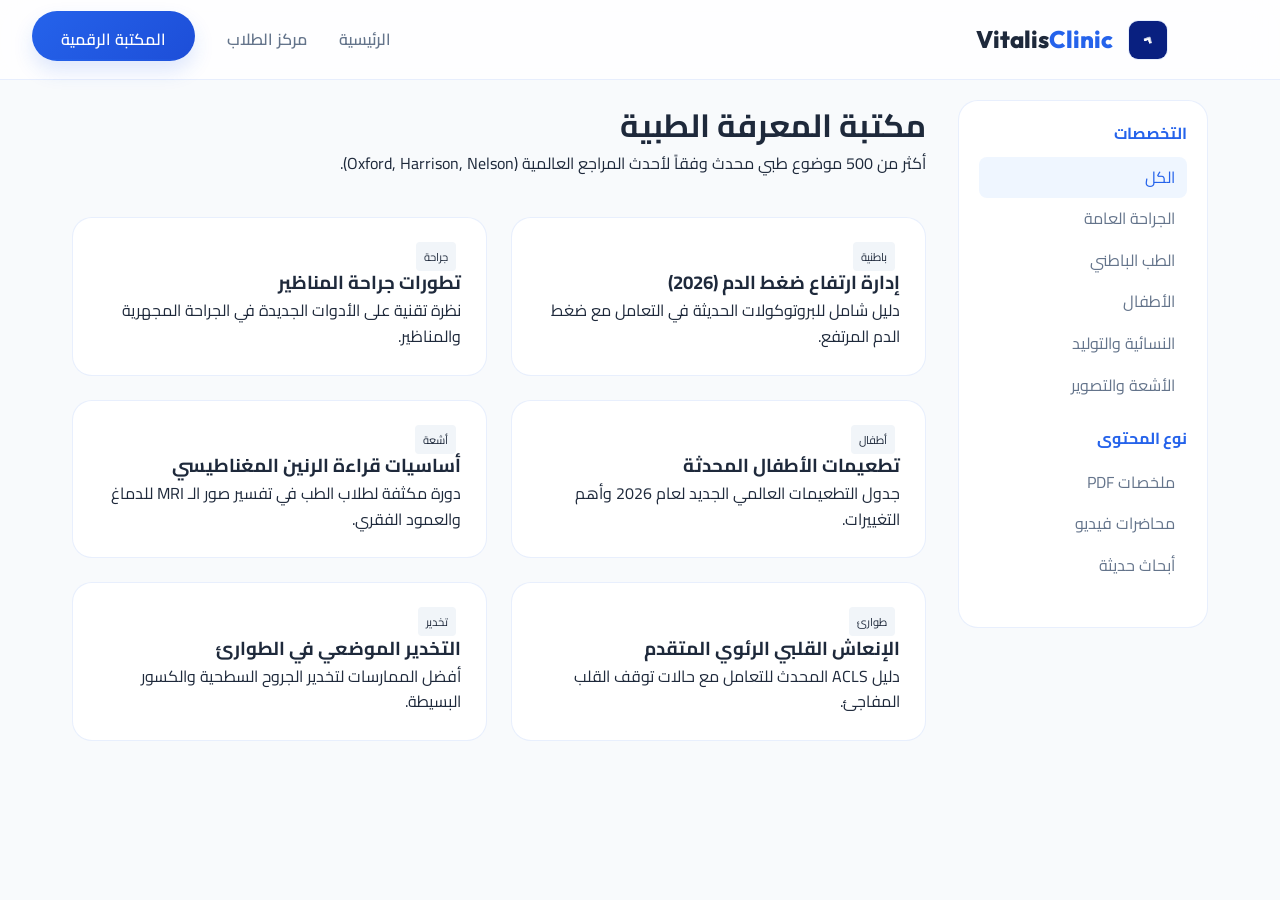
<file: medical-library.html>
<!DOCTYPE html>
<html lang="ar" dir="rtl">
<head>
    <meta charset="UTF-8">
    <meta name="viewport" content="width=device-width, initial-scale=1.0">
    <title>المكتبة الطبية الشاملة | Vitalis Academy</title>
    <link rel="stylesheet" href="style.css">
    <link rel="preconnect" href="https://fonts.googleapis.com">
    <link rel="preconnect" href="https://fonts.gstatic.com" crossorigin>
    <link href="https://fonts.googleapis.com/css2?family=Outfit:wght@300;400;600;800&family=Cairo:wght@400;600;700;900&display=swap" rel="stylesheet">
    <link rel="stylesheet" href="https://cdnjs.cloudflare.com/ajax/libs/font-awesome/6.4.0/css/all.min.css">
   <script async src="https://pagead2.googlesyndication.com/pagead/js/adsbygoogle.js?client=ca-pub-8593868216316247"
     crossorigin="anonymous"></script> <style>
        .library-layout {
            display: grid;
            grid-template-columns: 250px 1fr;
            gap: 2rem;
            margin-top: 100px;
        }
        .filter-sidebar {
            background: white;
            padding: 20px;
            border-radius: 20px;
            border: 1px solid var(--glass-border);
            height: fit-content;
        }
        .filter-group {
            margin-bottom: 20px;
        }
        .filter-group h4 {
            margin-bottom: 10px;
            color: var(--primary);
        }
        .filter-link {
            display: block;
            padding: 8px 12px;
            color: var(--text-muted);
            text-decoration: none;
            border-radius: 8px;
            transition: 0.3s;
        }
        .filter-link:hover, .filter-link.active {
            background: var(--accent);
            color: var(--primary);
        }
        .article-grid {
            display: grid;
            grid-template-columns: repeat(auto-fill, minmax(300px, 1fr));
            gap: 1.5rem;
        }
        .article-card {
            background: white;
            border-radius: 20px;
            padding: 25px;
            border: 1px solid var(--glass-border);
            position: relative;
            overflow: hidden;
        }
        .article-card::after {
            content: 'اقرأ المزيد';
            position: absolute;
            bottom: -50px;
            left: 0;
            width: 100%;
            background: var(--primary);
            color: white;
            text-align: center;
            padding: 10px;
            transition: 0.3s;
        }
        .article-card:hover::after {
            bottom: 0;
        }
        .tag {
            font-size: 0.7rem;
            background: #f1f5f9;
            padding: 4px 8px;
            border-radius: 4px;
            margin-right: 5px;
        }
    </style>
</head>
<body>
    <nav id="navbar" class="scrolled">
        <div class="container">
            <div class="logo">
                <img src="logo.png" alt="Vitalis Clinic Logo" class="app-logo">
                <span>Vitalis<span>Clinic</span></span>
            </div>
            <ul class="nav-links">
                <li><a href="index.html">الرئيسية</a></li>
                <li><a href="students.html">مركز الطلاب</a></li>
                <li><a href="#" class="btn-primary">المكتبة الرقمية</a></li>
            </ul>
        </div>
    </nav>

    <div class="container">
        <div class="library-layout">
            <aside class="filter-sidebar">
                <div class="filter-group">
                    <h4>التخصصات</h4>
                    <a href="#" class="filter-link active">الكل</a>
                    <a href="#" class="filter-link">الجراحة العامة</a>
                    <a href="#" class="filter-link">الطب الباطني</a>
                    <a href="#" class="filter-link">الأطفال</a>
                    <a href="#" class="filter-link">النسائية والتوليد</a>
                    <a href="#" class="filter-link">الأشعة والتصوير</a>
                </div>
                <div class="filter-group">
                    <h4>نوع المحتوى</h4>
                    <a href="#" class="filter-link">ملخصات PDF</a>
                    <a href="#" class="filter-link">محاضرات فيديو</a>
                    <a href="#" class="filter-link">أبحاث حديثة</a>
                </div>
            </aside>

            <main>
                <div style="margin-bottom: 40px;">
                    <h1>مكتبة المعرفة الطبية</h1>
                    <p>أكثر من 500 موضوع طبي محدث وفقاً لأحدث المراجع العالمية (Oxford, Harrison, Nelson).</p>
                </div>

                <div class="article-grid">
                    <div class="article-card">
                        <span class="tag">باطنية</span>
                        <h3>إدارة ارتفاع ضغط الدم (2026)</h3>
                        <p>دليل شامل للبروتوكولات الحديثة في التعامل مع ضغط الدم المرتفع.</p>
                    </div>
                    <div class="article-card">
                        <span class="tag">جراحة</span>
                        <h3>تطورات جراحة المناظير</h3>
                        <p>نظرة تقنية على الأدوات الجديدة في الجراحة المجهرية والمناظير.</p>
                    </div>
                    <div class="article-card">
                        <span class="tag">أطفال</span>
                        <h3>تطعيمات الأطفال المحدثة</h3>
                        <p>جدول التطعيمات العالمي الجديد لعام 2026 وأهم التغييرات.</p>
                    </div>
                    <div class="article-card">
                        <span class="tag">أشعة</span>
                        <h3>أساسيات قراءة الرنين المغناطيسي</h3>
                        <p>دورة مكثفة لطلاب الطب في تفسير صور الـ MRI للدماغ والعمود الفقري.</p>
                    </div>
                    <div class="article-card">
                        <span class="tag">طوارئ</span>
                        <h3>الإنعاش القلبي الرئوي المتقدم</h3>
                        <p>دليل ACLS المحدث للتعامل مع حالات توقف القلب المفاجئ.</p>
                    </div>
                    <div class="article-card">
                        <span class="tag">تخدير</span>
                        <h3>التخدير الموضعي في الطوارئ</h3>
                        <p>أفضل الممارسات لتخدير الجروح السطحية والكسور البسيطة.</p>
                    </div>
                </div>
            </main>
        </div>
    </div>
</body>
</html>
</file>
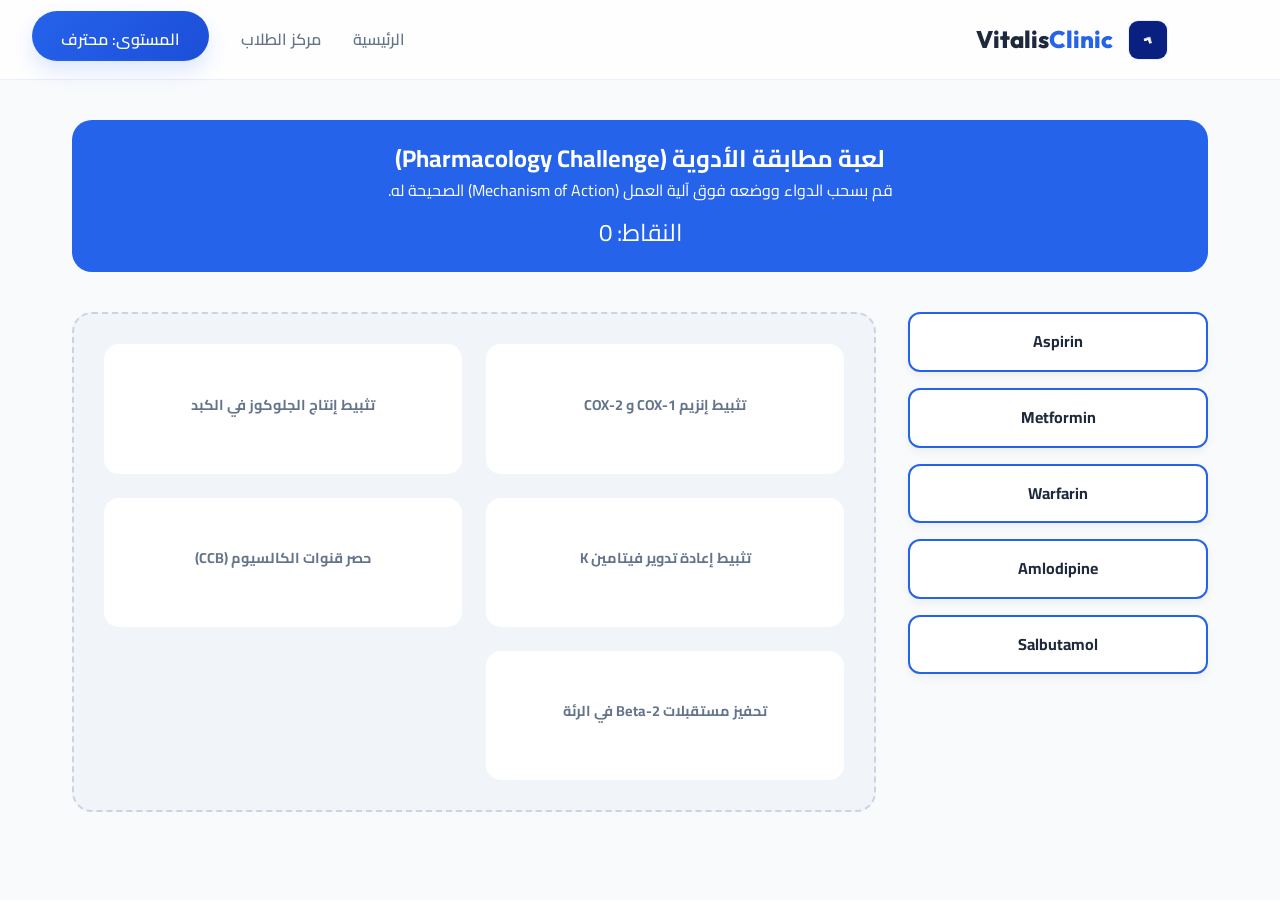
<file: pharmacology-game.html>
<!DOCTYPE html>
<html lang="ar" dir="rtl">
<head>
    <meta charset="UTF-8">
    <meta name="viewport" content="width=device-width, initial-scale=1.0">
    <title>تحدي الأدوية | Vitalis Academy</title>
    <link rel="stylesheet" href="style.css">
    <link rel="preconnect" href="https://fonts.googleapis.com">
    <link rel="preconnect" href="https://fonts.gstatic.com" crossorigin>
    <link href="https://fonts.googleapis.com/css2?family=Outfit:wght@300;400;600;800&family=Cairo:wght@400;600;700;900&display=swap" rel="stylesheet">
    <link rel="stylesheet" href="https://cdnjs.cloudflare.com/ajax/libs/font-awesome/6.4.0/css/all.min.css">
  <script async src="https://pagead2.googlesyndication.com/pagead/js/adsbygoogle.js?client=ca-pub-8593868216316247"
     crossorigin="anonymous"></script>  <style>
        .game-grid {
            display: grid;
            grid-template-columns: 300px 1fr;
            gap: 2rem;
            margin-top: 40px;
        }
        .drag-source {
            display: flex;
            flex-direction: column;
            gap: 1rem;
        }
        .drug-card {
            background: white;
            padding: 15px;
            border-radius: 12px;
            border: 2px solid var(--primary);
            cursor: grab;
            text-align: center;
            font-weight: 700;
            box-shadow: 0 4px 10px rgba(0,0,0,0.05);
        }
        .drop-zone {
            background: #f1f5f9;
            border: 2px dashed #cbd5e1;
            border-radius: 20px;
            padding: 30px;
            min-height: 500px;
            display: grid;
            grid-template-columns: 1fr 1fr;
            gap: 1.5rem;
        }
        .target-box {
            background: white;
            padding: 20px;
            border-radius: 15px;
            border: 2px solid transparent;
            min-height: 120px;
            display: flex;
            flex-direction: column;
            align-items: center;
            justify-content: center;
            text-align: center;
            transition: 0.3s;
        }
        .target-box.hover {
            border-color: var(--primary);
            background: var(--accent);
        }
        .target-box h4 {
            color: var(--text-muted);
            font-size: 0.9rem;
            margin-bottom: 10px;
        }
        .score-panel {
            background: var(--primary);
            color: white;
            padding: 20px;
            border-radius: 20px;
            text-align: center;
            margin-bottom: 30px;
        }
    </style>
</head>
<body>
    <nav id="navbar" class="scrolled">
        <div class="container">
            <div class="logo">
                <img src="logo.png" alt="Vitalis Clinic Logo" class="app-logo">
                <span>Vitalis<span>Clinic</span></span>
            </div>
            <ul class="nav-links">
                <li><a href="index.html">الرئيسية</a></li>
                <li><a href="students.html">مركز الطلاب</a></li>
                <li><a href="#" class="btn-primary">المستوى: محترف</a></li>
            </ul>
        </div>
    </nav>

    <div class="container" style="margin-top: 120px;">
        <div class="score-panel">
            <h2>لعبة مطابقة الأدوية (Pharmacology Challenge)</h2>
            <p>قم بسحب الدواء ووضعه فوق آلية العمل (Mechanism of Action) الصحيحة له.</p>
            <div style="font-size: 1.5rem; margin-top: 10px;">النقاط: <span id="gameScore">0</span></div>
        </div>

        <div class="game-grid">
            <div class="drag-source" id="drugSource">
                <div class="drug-card" draggable="true" ondragstart="drag(event)" id="drug1" data-target="target1">Aspirin</div>
                <div class="drug-card" draggable="true" ondragstart="drag(event)" id="drug2" data-target="target2">Metformin</div>
                <div class="drug-card" draggable="true" ondragstart="drag(event)" id="drug3" data-target="target3">Warfarin</div>
                <div class="drug-card" draggable="true" ondragstart="drag(event)" id="drug4" data-target="target4">Amlodipine</div>
                <div class="drug-card" draggable="true" ondragstart="drag(event)" id="drug5" data-target="target5">Salbutamol</div>
            </div>

            <div class="drop-zone">
                <div class="target-box" ondrop="drop(event)" ondragover="allowDrop(event)" id="target1">
                    <h4>تثبيط إنزيم COX-1 و COX-2</h4>
                </div>
                <div class="target-box" ondrop="drop(event)" ondragover="allowDrop(event)" id="target2">
                    <h4>تثبيط إنتاج الجلوكوز في الكبد</h4>
                </div>
                <div class="target-box" ondrop="drop(event)" ondragover="allowDrop(event)" id="target3">
                    <h4>تثبيط إعادة تدوير فيتامين K</h4>
                </div>
                <div class="target-box" ondrop="drop(event)" ondragover="allowDrop(event)" id="target4">
                    <h4>حصر قنوات الكالسيوم (CCB)</h4>
                </div>
                <div class="target-box" ondrop="drop(event)" ondragover="allowDrop(event)" id="target5">
                    <h4>تحفيز مستقبلات Beta-2 في الرئة</h4>
                </div>
            </div>
        </div>
    </div>

    <script>
        let score = 0;

        function allowDrop(ev) {
            ev.preventDefault();
            ev.target.classList.add('hover');
        }

        function drag(ev) {
            ev.dataTransfer.setData("text", ev.target.id);
        }

        function drop(ev) {
            ev.preventDefault();
            const target = ev.target.closest('.target-box');
            target.classList.remove('hover');
            
            const data = ev.dataTransfer.getData("text");
            const draggedEl = document.getElementById(data);
            
            if (draggedEl.getAttribute('data-target') === target.id) {
                target.appendChild(draggedEl);
                draggedEl.style.background = "#dcfce7";
                draggedEl.style.borderColor = "#22c55e";
                draggedEl.draggable = false;
                score += 200;
                document.getElementById('gameScore').innerText = score;
                
                // Update global state
                if (window.addVitalisPoints) {
                    const drugName = draggedEl.innerText;
                    window.addVitalisPoints(200, `مطابقة دواء ${drugName} بنجاح`);
                }
                
                checkWin();
            } else {
                target.style.borderColor = "#ef4444";
                setTimeout(() => target.style.borderColor = "transparent", 500);
            }
        }

        function checkWin() {
            if (document.getElementById('drugSource').children.length === 0) {
                alert("تهانينا! لقد أتقنت آليات عمل هذه الأدوية.");
            }
        }
    </script>
    <script src="script.js"></script>
</body>
</html>
</file>
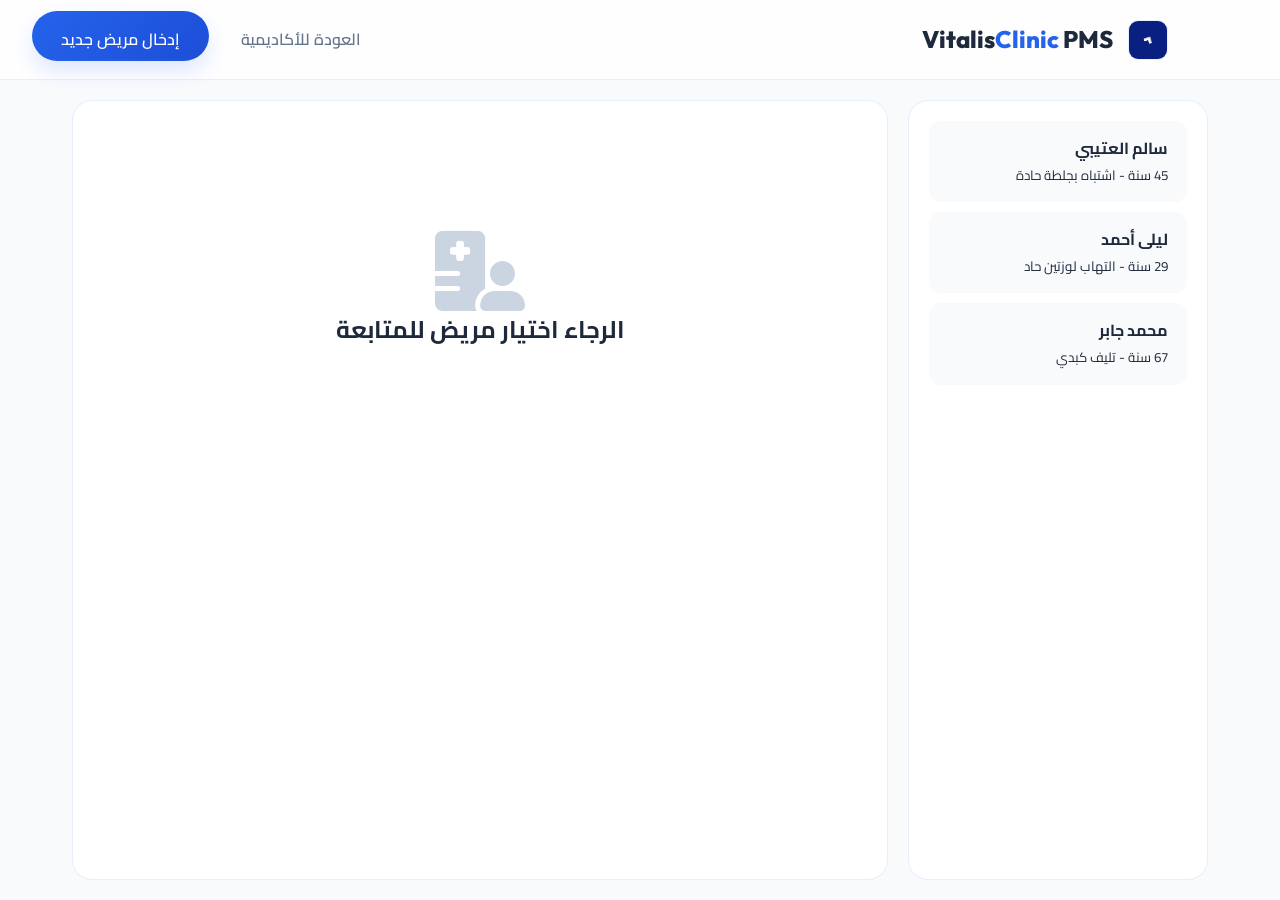
<file: pms-simulator.html>
<!DOCTYPE html>
<html lang="ar" dir="rtl">
<head>
    <meta charset="UTF-8">
    <meta name="viewport" content="width=device-width, initial-scale=1.0">
    <title>نظام إدارة المرضى | Vitalis PMS Simulator</title>
    <link rel="stylesheet" href="style.css">
    <link rel="preconnect" href="https://fonts.googleapis.com">
    <link rel="preconnect" href="https://fonts.gstatic.com" crossorigin>
    <link href="https://fonts.googleapis.com/css2?family=Outfit:wght@300;400;600;800&family=Cairo:wght@400;600;700;900&display=swap" rel="stylesheet">
    <link rel="stylesheet" href="https://cdnjs.cloudflare.com/ajax/libs/font-awesome/6.4.0/css/all.min.css">
  <script async src="https://pagead2.googlesyndication.com/pagead/js/adsbygoogle.js?client=ca-pub-8593868216316247"
     crossorigin="anonymous"></script>  <style>
        .pms-layout {
            display: grid;
            grid-template-columns: 300px 1fr;
            gap: 20px;
            margin-top: 100px;
            height: calc(100vh - 120px);
        }
        .patient-list {
            background: white;
            border-radius: 20px;
            padding: 20px;
            overflow-y: auto;
            border: 1px solid var(--glass-border);
        }
        .patient-card {
            padding: 15px;
            border-radius: 12px;
            background: #f8fafc;
            margin-bottom: 10px;
            cursor: pointer;
            transition: 0.3s;
            border-right: 4px solid transparent;
        }
        .patient-card:hover, .patient-card.active {
            background: var(--accent);
            border-right-color: var(--primary);
        }
        .vitals-monitor {
            background: #000;
            color: #00ff00;
            padding: 20px;
            border-radius: 15px;
            font-family: 'Courier New', Courier, monospace;
            display: grid;
            grid-template-columns: repeat(3, 1fr);
            gap: 20px;
            margin-bottom: 20px;
        }
        .vital-box span { font-size: 2rem; display: block; }
        .tab-nav {
            display: flex;
            gap: 10px;
            margin-bottom: 20px;
            border-bottom: 2px solid #e2e8f0;
            padding-bottom: 10px;
        }
        .tab-btn {
            padding: 10px 20px;
            cursor: pointer;
            border-radius: 8px;
            font-weight: 700;
        }
        .tab-btn.active {
            background: var(--primary);
            color: white;
        }
        .order-panel {
            background: white;
            border-radius: 20px;
            padding: 30px;
            border: 1px solid var(--glass-border);
            height: 100%;
        }
    </style>
</head>
<body>
    <nav id="navbar" class="scrolled">
        <div class="container">
            <div class="logo">
                <img src="logo.png" alt="Vitalis Clinic Logo" class="app-logo">
                <span>Vitalis<span>Clinic</span> PMS</span>
            </div>
            <ul class="nav-links">
                <li><a href="students.html">العودة للأكاديمية</a></li>
                <li><a href="#" class="btn-primary" onclick="admitPatient()">إدخال مريض جديد</a></li>
            </ul>
        </div>
    </nav>

    <div class="container">
        <div class="pms-layout">
            <aside class="patient-list" id="patientList">
                <!-- Patients will be listed here -->
            </aside>

            <main class="order-panel" id="mainPanel">
                <div id="noPatient">
                    <div style="text-align: center; padding-top: 100px;">
                        <i class="fas fa-hospital-user" style="font-size: 5rem; color: #cbd5e1;"></i>
                        <h2>الرجاء اختيار مريض للمتابعة</h2>
                    </div>
                </div>

                <div id="activeContent" style="display: none;">
                    <div class="vitals-monitor">
                        <div class="vital-box">HR <span>72</span> bpm</div>
                        <div class="vital-box">BP <span>120/80</span> mmHg</div>
                        <div class="vital-box">SpO2 <span>98</span> %</div>
                    </div>

                    <div class="tab-nav">
                        <div class="tab-btn active">التقييم السريري</div>
                        <div class="tab-btn">الطلبات المخبرية</div>
                        <div class="tab-btn">العلاجات والجرعات</div>
                    </div>

                    <div id="tabContent">
                        <h3 id="pName">اسم المريض</h3>
                        <p id="pHistory">التاريخ المرضي سيظهر هنا...</p>
                        
                        <div style="margin-top: 30px;">
                            <h4>ملاحظات الطبيب:</h4>
                            <textarea style="width: 100%; height: 100px; border-radius: 10px; padding: 10px; margin-top: 10px; border: 1px solid #e2e8f0;"></textarea>
                            <button class="btn-primary" style="margin-top: 10px;">حفظ الملاحظات</button>
                        </div>
                    </div>
                </div>
            </main>
        </div>
    </div>

    <script>
        const patients = [
            { id: 1, name: "سالم العتيبي", age: 45, diagnosis: "اشتباه بجلطة حادة", history: "يعاني من سكري النوع الثاني وارتفاع ضغط الدم." },
            { id: 2, name: "ليلى أحمد", age: 29, diagnosis: "التهاب لوزتين حاد", history: "لا يوجد تاريخ جراحي سابق." },
            { id: 3, name: "محمد جابر", age: 67, diagnosis: "تليف كبدي", history: "متابع في عيادة الجهاز الهضمي منذ سنتين." }
        ];

        function init() {
            const list = document.getElementById('patientList');
            list.innerHTML = patients.map(p => `
                <div class="patient-card" onclick="selectPatient(${p.id})">
                    <strong>${p.name}</strong><br>
                    <small>${p.age} سنة - ${p.diagnosis}</small>
                </div>
            `).join('');
        }

        function selectPatient(id) {
            const p = patients.find(x => x.id === id);
            document.getElementById('noPatient').style.display = 'none';
            document.getElementById('activeContent').style.display = 'block';
            document.getElementById('pName').innerText = p.name;
            document.getElementById('pHistory').innerText = p.history;
            
            // Randomize vitals to feel alive
            const vitals = document.querySelectorAll('.vital-box span');
            vitals[0].innerText = Math.floor(Math.random() * (90 - 60) + 60);
            vitals[1].innerText = `${Math.floor(Math.random() * (140 - 110) + 110)}/${Math.floor(Math.random() * (90 - 70) + 70)}`;
            vitals[2].innerText = Math.floor(Math.random() * (100 - 95) + 95);
        }

        function admitPatient() {
            alert("هذه الميزة متاحة في النسخة الكاملة من برنامج Vitalis Clinic. يمكنك تحميله من الصفحة الرئيسية.");
        }

        init();
    </script>
    <script src="script.js"></script>
</body>
</html>
</file>
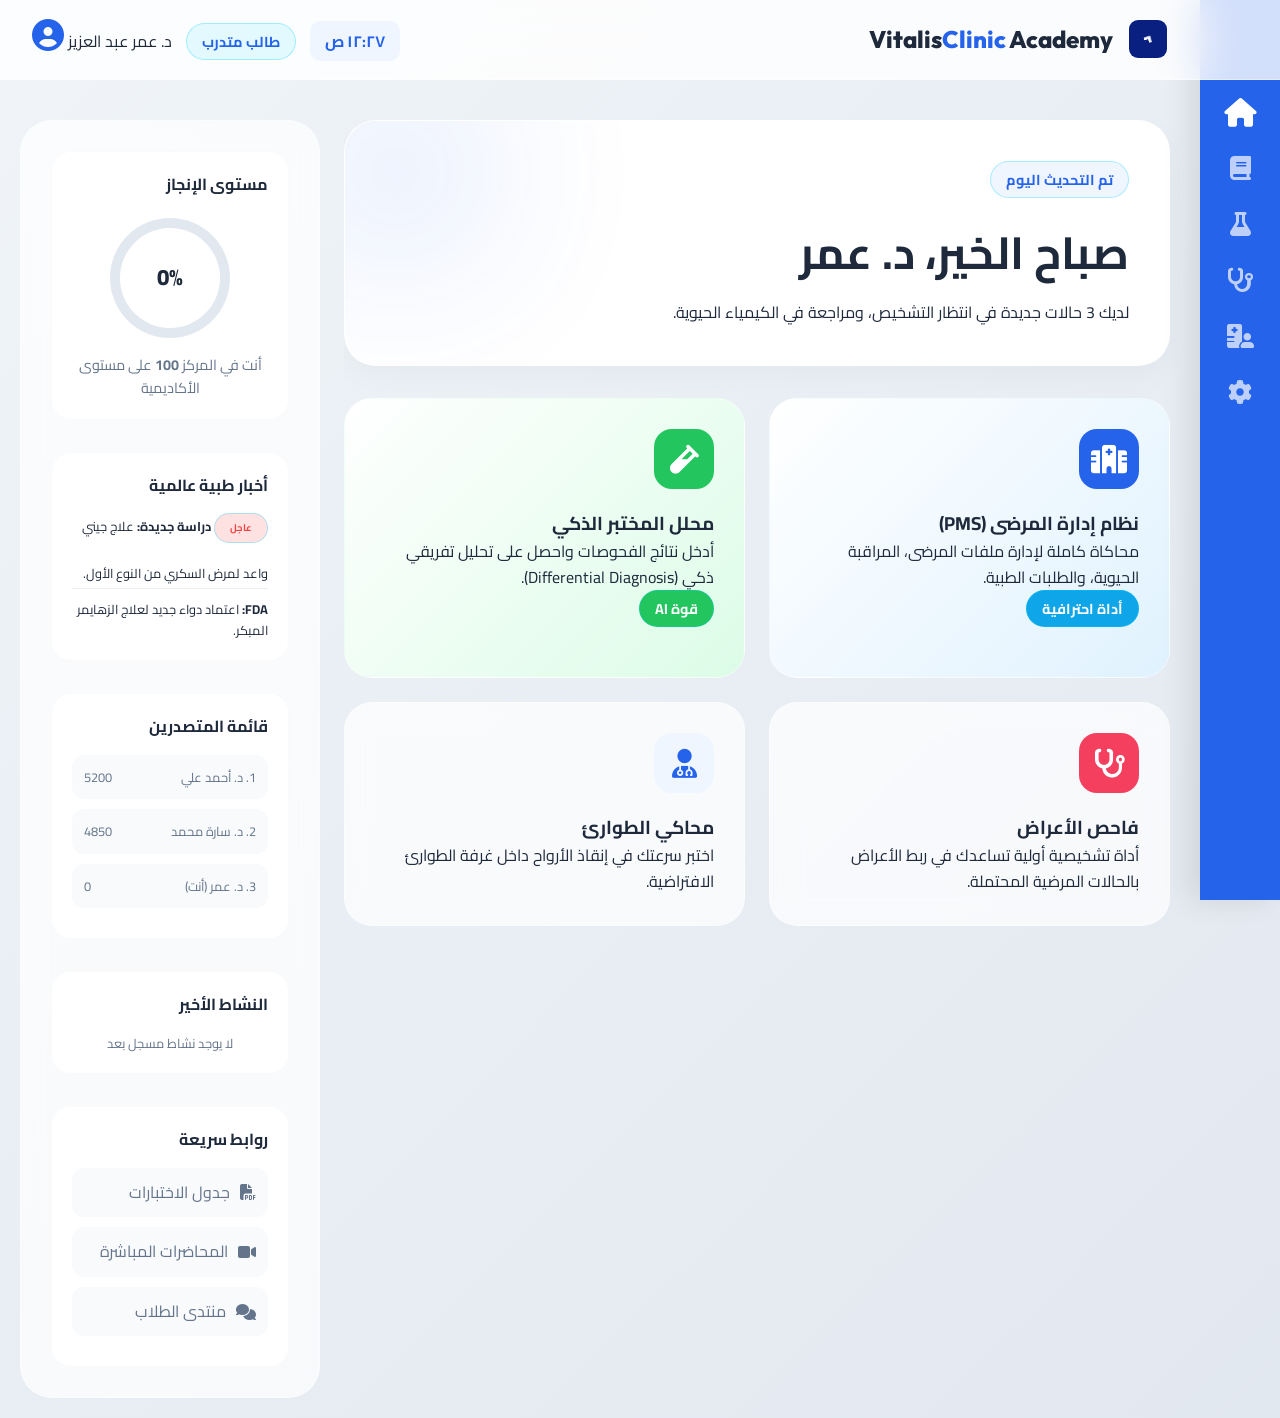
<file: students.html>
<!DOCTYPE html>
<html lang="ar" dir="rtl">
<head>
    <meta charset="UTF-8">
    <meta name="viewport" content="width=device-width, initial-scale=1.0">
    <title>أكاديمية Vitalis | مركز التميز الطبي</title>
    <link rel="stylesheet" href="style.css">
    <link rel="preconnect" href="https://fonts.googleapis.com">
    <link rel="preconnect" href="https://fonts.gstatic.com" crossorigin>
    <link href="https://fonts.googleapis.com/css2?family=Outfit:wght@300;400;600;800&family=Cairo:wght@400;600;700;900&display=swap" rel="stylesheet">
    <link rel="stylesheet" href="https://cdnjs.cloudflare.com/ajax/libs/font-awesome/6.4.0/css/all.min.css">
    <style>
        :root {
            --glass: rgba(255, 255, 255, 0.7);
            --glass-border: rgba(255, 255, 255, 0.4);
            --accent-glow: rgba(37, 99, 235, 0.15);
        }

        body {
            background: linear-gradient(135deg, #f0f4f8 0%, #e2e8f0 100%);
            min-height: 100vh;
        }

        .academy-container {
            display: grid;
            grid-template-columns: 1fr 300px; /* Sidebar removed from grid */
            gap: 1.5rem;
            padding: 20px;
            margin-top: 100px;
            margin-right: 80px; /* Room for fixed sidebar */
        }

        /* Futuristic Full-Height Sidebar */
        .slim-sidebar {
            background: var(--primary);
            position: fixed;
            top: 0;
            right: 0;
            width: 80px;
            height: 100vh;
            display: flex;
            flex-direction: column;
            align-items: center;
            padding: 100px 0 30px; /* Start below navbar */
            gap: 2rem;
            color: white;
            box-shadow: -10px 0 30px rgba(0, 0, 0, 0.1);
            z-index: 99;
            border-radius: 0; /* Traditional full edge */
        }

        .slim-sidebar i {
            font-size: 1.5rem;
            cursor: pointer;
            transition: 0.3s;
            opacity: 0.7;
        }

        .slim-sidebar i:hover, .slim-sidebar i.active {
            opacity: 1;
            transform: scale(1.2);
        }

        /* Main Content Area */
        .main-deck {
            overflow-y: auto;
            padding-right: 10px;
        }

        .welcome-banner {
            background: white;
            padding: 40px;
            border-radius: 32px;
            margin-bottom: 2rem;
            position: relative;
            overflow: hidden;
            border: 1px solid var(--glass-border);
            box-shadow: 0 10px 30px rgba(0,0,0,0.03);
        }

        .welcome-banner h1 {
            font-size: 2.8rem;
            color: var(--text-main);
            margin-bottom: 10px;
        }

        .banner-blur {
            position: absolute;
            top: -50px;
            left: -50px;
            width: 200px;
            height: 200px;
            background: var(--primary);
            filter: blur(80px);
            opacity: 0.1;
        }

        .module-grid {
            display: grid;
            grid-template-columns: repeat(auto-fill, minmax(280px, 1fr));
            gap: 1.5rem;
        }

        .module-card {
            background: var(--glass);
            backdrop-filter: blur(15px);
            border: 1px solid var(--glass-border);
            border-radius: 28px;
            padding: 30px;
            transition: all 0.4s cubic-bezier(0.175, 0.885, 0.32, 1.275);
            position: relative;
            cursor: pointer;
        }

        .module-card:hover {
            transform: translateY(-12px);
            background: white;
            box-shadow: 0 25px 50px rgba(37, 99, 235, 0.1);
            border-color: var(--primary);
        }

        .module-card .icon-box {
            width: 60px;
            height: 60px;
            border-radius: 18px;
            background: var(--accent);
            display: flex;
            align-items: center;
            justify-content: center;
            margin-bottom: 20px;
            font-size: 1.8rem;
            color: var(--primary);
            transition: 0.3s;
        }

        .module-card:hover .icon-box {
            background: var(--primary);
            color: white;
            transform: rotate(-10deg);
        }

        /* Right Stats Panel */
        .stats-panel {
            background: var(--glass);
            backdrop-filter: blur(15px);
            border-radius: 32px;
            padding: 30px;
            border: 1px solid var(--glass-border);
            display: flex;
            flex-direction: column;
            gap: 2rem;
            height: fit-content;
            position: sticky;
            top: 100px;
        }

        .stat-item {
            background: white;
            padding: 20px;
            border-radius: 20px;
            border: 1px solid rgba(0,0,0,0.02);
        }

        .progress-circle {
            width: 120px;
            height: 120px;
            border-radius: 50%;
            background: #e2e8f0; /* Default empty state */
            display: flex;
            align-items: center;
            justify-content: center;
            margin: 0 auto;
            position: relative;
            transition: background 0.5s ease;
        }

        .progress-circle::after {
            content: var(--progress-text, "0%");
            position: absolute;
            width: 100px;
            height: 100px;
            background: white;
            border-radius: 50%;
            display: flex;
            align-items: center;
            justify-content: center;
            font-weight: 800;
            font-size: 1.4rem;
        }

        .quick-link {
            padding: 12px;
            border-radius: 12px;
            background: #f8fafc;
            display: flex;
            align-items: center;
            gap: 10px;
            margin-bottom: 10px;
            text-decoration: none;
            color: var(--text-muted);
            transition: 0.3s;
        }

        .quick-link:hover {
            background: var(--accent);
            color: var(--primary);
        }

        /* Custom Scrollbar */
        .main-deck::-webkit-scrollbar {
            width: 6px;
        }
        .main-deck::-webkit-scrollbar-thumb {
            background: rgba(0,0,0,0.1);
            border-radius: 10px;
        }
    </style>
</head>
<body>
    <nav id="navbar" class="scrolled">
        <div class="container">
            <div class="logo">
                <img src="logo.png" alt="Vitalis Clinic Logo" class="app-logo">
                <span>Vitalis<span>Clinic</span> Academy</span>
            </div>
            <div class="user-profile">
                <span id="liveClock">00:00</span>
                <span id="userRank" class="badge" style="margin: 0 10px;">طالب متدرب</span>
                <span>د. عمر عبد العزيز</span>
                <i class="fas fa-user-circle" style="font-size: 2rem; color: var(--primary);"></i>
            </div>
        </div>
    </nav>

    <div id="notifContainer"></div>

    <div class="academy-container">
        <!-- Slim Nav -->
        <aside class="slim-sidebar">
            <i class="fas fa-home active" onclick="location.href='students.html'" title="الرئيسية"></i>
            <i class="fas fa-book" onclick="location.href='medical-library.html'" title="المكتبة"></i>
            <i class="fas fa-flask" onclick="location.href='lab-analyzer.html'" title="محلل المختبر"></i>
            <i class="fas fa-stethoscope" onclick="location.href='symptom-checker.html'" title="فاحص الأعراض"></i>
            <i class="fas fa-hospital-user" onclick="location.href='pms-simulator.html'" title="إدارة المرضى"></i>
            <i class="fas fa-cog" title="الإعدادات"></i>
        </aside>

        <!-- Main Content -->
        <main class="main-deck">
            <section class="welcome-banner">
                <div class="banner-blur"></div>
                <span class="badge" style="background: var(--accent);">تم التحديث اليوم</span>
                <h1>مرحباً بك في مركز التميز</h1>
                <p>لديك 3 حالات جديدة في انتظار التشخيص، ومراجعة في الكيمياء الحيوية.</p>
            </section>

            <div class="module-grid">
                <div class="module-card" onclick="location.href='pms-simulator.html'" style="background: linear-gradient(135deg, #fff, #e0f2fe);">
                    <div class="icon-box" style="background: var(--primary); color: white;"><i class="fas fa-hospital"></i></div>
                    <h3>نظام إدارة المرضى (PMS)</h3>
                    <p>محاكاة كاملة لإدارة ملفات المرضى، المراقبة الحيوية، والطلبات الطبية.</p>
                    <span class="badge" style="background: #0ea5e9; color: white;">أداة احترافية</span>
                </div>

                <div class="module-card" onclick="location.href='lab-analyzer.html'" style="background: linear-gradient(135deg, #fff, #dcfce7);">
                    <div class="icon-box" style="background: #22c55e; color: white;"><i class="fas fa-vial"></i></div>
                    <h3>محلل المختبر الذكي</h3>
                    <p>أدخل نتائج الفحوصات واحصل على تحليل تفريقي ذكي (Differential Diagnosis).</p>
                    <span class="badge" style="background: #22c55e; color: white;">قوة AI</span>
                </div>

                <div class="module-card" onclick="location.href='symptom-checker.html'">
                    <div class="icon-box" style="background: #f43f5e; color: white;"><i class="fas fa-stethoscope"></i></div>
                    <h3>فاحص الأعراض</h3>
                    <p>أداة تشخيصية أولية تساعدك في ربط الأعراض بالحالات المرضية المحتملة.</p>
                </div>

                <div class="module-card" onclick="location.href='doctor-simulator.html'">
                    <div class="icon-box"><i class="fas fa-user-md"></i></div>
                    <h3>محاكي الطوارئ</h3>
                    <p>اختبر سرعتك في إنقاذ الأرواح داخل غرفة الطوارئ الافتراضية.</p>
                </div>
            </div>
        </main>

        <!-- Sidebar Stats -->
        <aside class="stats-panel">
            <div class="stat-item">
                <h4 style="margin-bottom: 20px;">مستوى الإنجاز</h4>
                <div class="progress-circle"></div>
                <p style="text-align: center; margin-top: 15px; font-size: 0.9rem; color: var(--text-muted);">أنت في المركز <strong id="academyRankDisplay">100</strong> على مستوى الأكاديمية</p>
            </div>

            <div class="stat-item">
                <h4 style="margin-bottom: 15px;">أخبار طبية عالمية</h4>
                <div class="news-item" style="font-size: 0.8rem; margin-bottom: 10px; border-bottom: 1px solid #eee; padding-bottom: 5px;">
                    <span class="badge" style="background: #fee2e2; color: #ef4444; font-size: 0.6rem;">عاجل</span>
                    <strong>دراسة جديدة:</strong> علاج جيني واعد لمرض السكري من النوع الأول.
                </div>
                <div class="news-item" style="font-size: 0.8rem;">
                    <strong>FDA:</strong> اعتماد دواء جديد لعلاج الزهايمر المبكر.
                </div>
            </div>

            <div class="stat-item">
                <h4 style="margin-bottom: 15px;">قائمة المتصدرين</h4>
                <div id="leaderboard">
                    <div class="quick-link" style="font-size: 0.8rem;"><span>1. د. أحمد علي</span> <span style="margin-right:auto">5200</span></div>
                    <div class="quick-link" style="font-size: 0.8rem;"><span>2. د. سارة محمد</span> <span style="margin-right:auto">4850</span></div>
                    <div class="quick-link" style="font-size: 0.8rem;"><span>3. د. عمر (أنت)</span> <span id="score" style="margin-right:auto">0</span></div>
                </div>
            </div>

            <div class="stat-item">
                <h4 style="margin-bottom: 15px;">النشاط الأخير</h4>
                <div id="recentActivity">
                    <p style="font-size: 0.8rem; color: var(--text-muted); text-align: center;">لا يوجد نشاط مسجل بعد</p>
                </div>
            </div>

            <div class="stat-item">
                <h4 style="margin-bottom: 15px;">روابط سريعة</h4>
                <a href="#" class="quick-link"><i class="fas fa-file-pdf"></i> جدول الاختبارات</a>
                <a href="#" class="quick-link"><i class="fas fa-video"></i> المحاضرات المباشرة</a>
                <a href="#" class="quick-link"><i class="fas fa-comments"></i> منتدى الطلاب</a>
            </div>
        </aside>
    </div>

    <script src="script.js"></script>
</body>
</html>
</file>
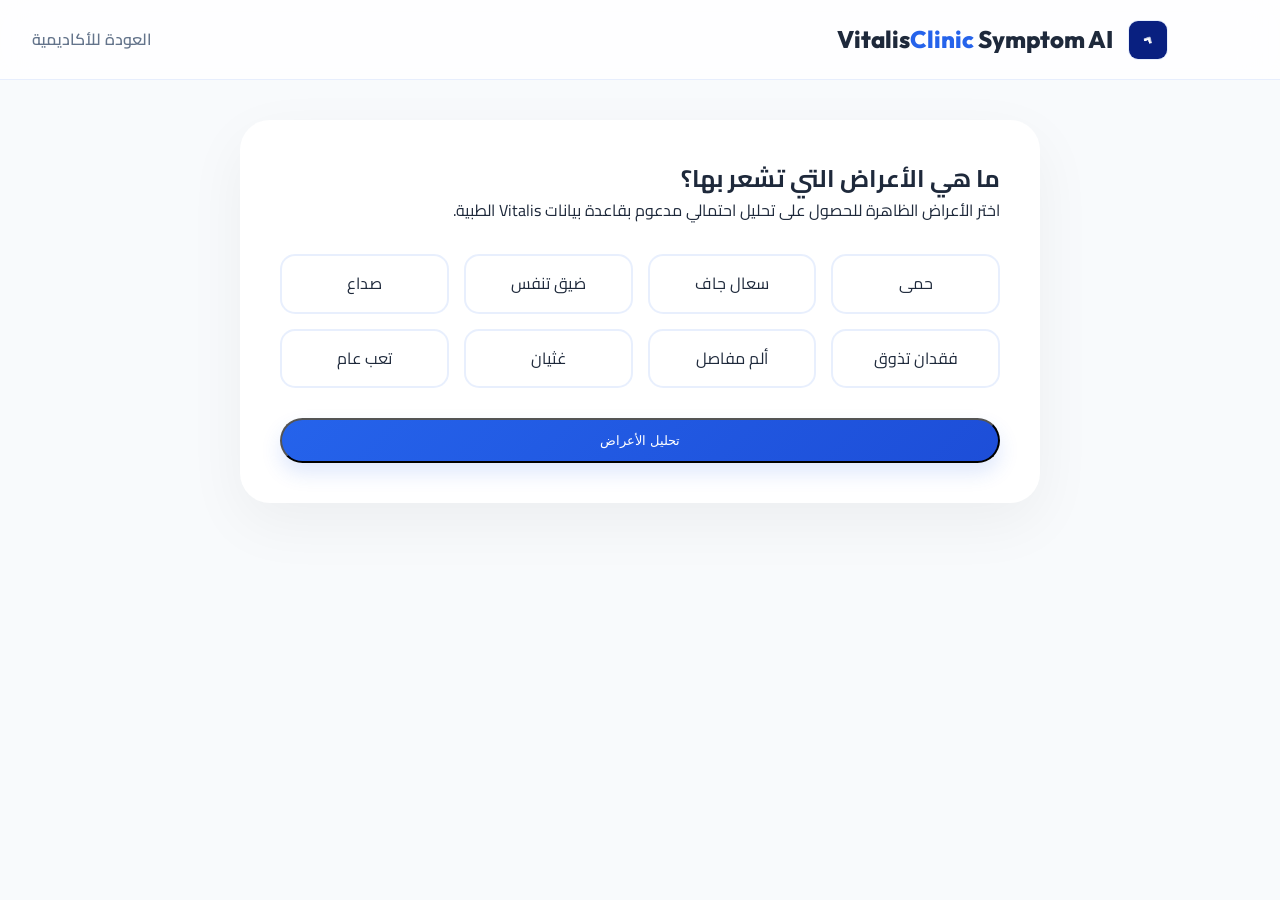
<file: symptom-checker.html>
<!DOCTYPE html>
<html lang="ar" dir="rtl">
<head>
    <meta charset="UTF-8">
    <meta name="viewport" content="width=device-width, initial-scale=1.0">
    <title>فاحص الأعراض الذكي | Vitalis Academy</title>
    <link rel="stylesheet" href="style.css">
    <link rel="preconnect" href="https://fonts.googleapis.com">
    <link rel="preconnect" href="https://fonts.gstatic.com" crossorigin>
    <link href="https://fonts.googleapis.com/css2?family=Outfit:wght@300;400;600;800&family=Cairo:wght@400;600;700;900&display=swap" rel="stylesheet">
    <link rel="stylesheet" href="https://cdnjs.cloudflare.com/ajax/libs/font-awesome/6.4.0/css/all.min.css">
    <style>
        .symptom-container {
            max-width: 800px;
            margin: 120px auto 60px;
            background: white;
            border-radius: 30px;
            padding: 40px;
            box-shadow: 0 20px 60px rgba(0,0,0,0.05);
        }
        .symptom-selector {
            display: grid;
            grid-template-columns: repeat(auto-fill, minmax(150px, 1fr));
            gap: 15px;
            margin-top: 30px;
        }
        .symptom-item {
            padding: 15px;
            border: 2px solid var(--glass-border);
            border-radius: 15px;
            text-align: center;
            cursor: pointer;
            transition: 0.3s;
        }
        .symptom-item.selected {
            background: var(--primary);
            color: white;
            border-color: var(--primary);
        }
        .results-area {
            margin-top: 40px;
            padding: 30px;
            background: #f8fafc;
            border-radius: 20px;
            display: none;
        }
        .diagnosis-item {
            background: white;
            padding: 20px;
            border-radius: 15px;
            margin-bottom: 15px;
            border-right: 5px solid var(--primary);
        }
    </style>
</head>
<body>
    <nav id="navbar" class="scrolled">
        <div class="container">
            <div class="logo">
                <img src="logo.png" alt="Vitalis Clinic Logo" class="app-logo">
                <span>Vitalis<span>Clinic</span> Symptom AI</span>
            </div>
            <ul class="nav-links">
                <li><a href="students.html">العودة للأكاديمية</a></li>
            </ul>
        </div>
    </nav>

    <div class="container">
        <div class="symptom-container">
            <h2>ما هي الأعراض التي تشعر بها؟</h2>
            <p>اختر الأعراض الظاهرة للحصول على تحليل احتمالي مدعوم بقاعدة بيانات Vitalis الطبية.</p>

            <div class="symptom-selector" id="symptomList">
                <div class="symptom-item" onclick="toggleSymptom(this, 'حمى')">حمى</div>
                <div class="symptom-item" onclick="toggleSymptom(this, 'سعال جاف')">سعال جاف</div>
                <div class="symptom-item" onclick="toggleSymptom(this, 'ضيق تنفس')">ضيق تنفس</div>
                <div class="symptom-item" onclick="toggleSymptom(this, 'صداع')">صداع</div>
                <div class="symptom-item" onclick="toggleSymptom(this, 'فقدان تذوق')">فقدان تذوق</div>
                <div class="symptom-item" onclick="toggleSymptom(this, 'ألم مفاصل')">ألم مفاصل</div>
                <div class="symptom-item" onclick="toggleSymptom(this, 'غثيان')">غثيان</div>
                <div class="symptom-item" onclick="toggleSymptom(this, 'تعب عام')">تعب عام</div>
            </div>

            <button class="btn-primary" style="width: 100%; margin-top: 30px;" onclick="checkSymptoms()">تحليل الأعراض</button>

            <div id="resultsArea" class="results-area">
                <h3>النتائج المحتملة:</h3>
                <div id="diagnosisList"></div>
            </div>
        </div>
    </div>

    <script>
        const selectedSymptoms = new Set();

        function toggleSymptom(el, name) {
            if (selectedSymptoms.has(name)) {
                selectedSymptoms.delete(name);
                el.classList.remove('selected');
            } else {
                selectedSymptoms.add(name);
                el.classList.add('selected');
            }
        }

        function checkSymptoms() {
            if (selectedSymptoms.size === 0) {
                alert("يرجى اختيار عرض واحد على الأقل.");
                return;
            }

            const resultsArea = document.getElementById('resultsArea');
            const list = document.getElementById('diagnosisList');
            resultsArea.style.display = 'block';
            list.innerHTML = "";

            // Simple logic for simulation
            if (selectedSymptoms.has('حمى') && selectedSymptoms.has('سعال جاف') && selectedSymptoms.has('فقدان تذوق')) {
                addDiagnosis(list, "اشتباه كوفيد-19 (COVID-19)", "90%", "يوصى بإجراء مسحة PCR وعزل منزلي.");
            }
            
            if (selectedSymptoms.has('صداع') && selectedSymptoms.has('غثيان')) {
                addDiagnosis(list, "صداع نصفي (Migraine)", "75%", "يفضل البقاء في مكان مظلم وهادئ.");
            }

            if (selectedSymptoms.has('حمى') && selectedSymptoms.has('ألم مفاصل')) {
                addDiagnosis(list, "إنفلونزا موسمية", "60%", "راحة تامة وسوائل كافية.");
            }

            if (list.innerHTML === "") {
                list.innerHTML = "<p>الأعراض غير كافية لتحديد حالة معينة. يرجى مراجعة الطبيب المختص.</p>";
            }

            if (window.addVitalisPoints) {
                window.addVitalisPoints(100, "استخدام فاحص الأعراض الذكي");
            }
        }

        function addDiagnosis(parent, title, prob, advice) {
            parent.innerHTML += `
                <div class="diagnosis-item">
                    <div style="display:flex; justify-content:space-between;">
                        <strong>${title}</strong>
                        <span class="badge" style="background:var(--accent)">احتمالية: ${prob}</span>
                    </div>
                    <p style="font-size:0.9rem; margin-top:10px;">${advice}</p>
                </div>
            `;
        }
    </script>
    <script src="script.js"></script>
</body>
</html>
</file>
<file: style.css>
:root {
    --primary: #2563eb;
    --primary-light: #3b82f6;
    --secondary: #1d4ed8;
    --accent: #eff6ff;
    --bg-main: #f8fafc;
    --card-bg: rgba(255, 255, 255, 0.7);
    --text-main: #1e293b;
    --text-muted: #64748b;
    --glass-border: rgba(37, 99, 235, 0.1);
    --nav-height: 80px;
    --font-ar: 'Cairo', sans-serif;
    --font-en: 'Outfit', sans-serif;
}

* {
    margin: 0;
    padding: 0;
    box-sizing: border-box;
    scroll-behavior: smooth;
}

body {
    background-color: var(--bg-main);
    color: var(--text-main);
    font-family: var(--font-ar);
    line-height: 1.6;
    overflow-x: hidden;
}

.container {
    max-width: 1200px;
    margin: 0 auto;
    padding: 0 2rem;
}

/* Background Blobs */
.background-blob {
    position: fixed;
    top: -10%;
    right: -10%;
    width: 600px;
    height: 600px;
    background: radial-gradient(circle, rgba(37, 99, 235, 0.08) 0%, rgba(30, 64, 175, 0.02) 100%);
    filter: blur(80px);
    z-index: -1;
    border-radius: 50%;
}

.blob-2 {
    top: 60%;
    left: -10%;
    background: radial-gradient(circle, rgba(96, 165, 250, 0.05) 0%, rgba(37, 99, 235, 0.01) 100%);
}

/* Navbar */
nav {
    height: var(--nav-height);
    display: flex;
    align-items: center;
    position: fixed;
    top: 0;
    width: 100%;
    z-index: 1000;
    transition: all 0.4s ease;
    border-bottom: 1px solid transparent;
}

nav.scrolled {
    background: rgba(255, 255, 255, 0.8);
    backdrop-filter: blur(20px);
    border-bottom: 1px solid var(--glass-border);
}

nav .container {
    display: flex;
    justify-content: space-between;
    align-items: center;
    width: 100%;
}

.logo {
    display: flex;
    align-items: center;
    gap: 15px;
    font-size: 1.5rem;
    font-weight: 800;
    font-family: var(--font-en);
}

.app-logo {
    width: 40px;
    height: 40px;
    border-radius: 10px;
    object-fit: cover;
    border: 1px solid var(--glass-border);
}

.app-logo.small {
    width: 32px;
    height: 32px;
    border-radius: 8px;
}

.logo span span {
    color: var(--primary);
}

.nav-links a.active {
    color: var(--primary);
    border-bottom: 2px solid var(--primary);
    padding-bottom: 5px;
}

.nav-links {
    display: flex;
    list-style: none;
    gap: 2rem;
    align-items: center;
}

.nav-links a {
    text-decoration: none;
    color: var(--text-muted);
    font-weight: 600;
    transition: 0.3s;
    padding-bottom: 5px;
    border-bottom: 2px solid transparent;
}

.nav-links a:hover {
    color: var(--primary);
}

.btn-primary {
    background: linear-gradient(135deg, var(--primary), var(--secondary));
    color: white !important;
    padding: 0.8rem 1.8rem;
    border-radius: 50px;
    box-shadow: 0 10px 20px rgba(37, 99, 235, 0.15);
}

.btn-primary:hover {
    transform: translateY(-3px);
    box-shadow: 0 15px 30px rgba(0, 210, 255, 0.4);
}

/* Hero Section */
.hero {
    padding-top: calc(var(--nav-height) + 60px);
    padding-bottom: 100px;
    min-height: 100vh;
    display: flex;
    align-items: center;
}

.hero .container {
    display: grid;
    grid-template-columns: 1fr 1fr;
    gap: 4rem;
    align-items: center;
}

.badge {
    background: rgba(0, 210, 255, 0.1);
    color: var(--primary);
    padding: 6px 15px;
    border-radius: 20px;
    font-size: 0.9rem;
    font-weight: 700;
    border: 1px solid rgba(0, 210, 255, 0.3);
    display: inline-block;
    margin-bottom: 20px;
}

.hero h1 {
    font-size: 3.5rem;
    line-height: 1.2;
    margin-bottom: 1.5rem;
    color: #0f172a; /* Solid dark color for better contrast in light mode */
}

.hero p {
    font-size: 1.2rem;
    color: var(--text-muted);
    margin-bottom: 2.5rem;
}

.hero-btns {
    display: flex;
    gap: 1.5rem;
}

.btn-main {
    background: var(--primary);
    color: #fff;
    padding: 1rem 2rem;
    border-radius: 12px;
    text-decoration: none;
    font-weight: 700;
    display: flex;
    align-items: center;
    gap: 12px;
    transition: 0.3s;
    box-shadow: 0 10px 30px rgba(37, 99, 235, 0.2);
}

.btn-main i {
    font-size: 1.4rem;
}

.btn-main:hover {
    transform: scale(1.05);
    background: var(--secondary);
    box-shadow: 0 15px 40px rgba(37, 99, 235, 0.3);
}

.btn-secondary {
    background: #fff;
    border: 1px solid var(--glass-border);
    padding: 1rem 2rem;
    border-radius: 12px;
    text-decoration: none;
    color: var(--text-main);
    font-weight: 600;
    transition: 0.3s;
    box-shadow: 0 4px 15px rgba(0, 0, 0, 0.05);
}

.btn-secondary:hover {
    background: var(--glass-border);
}

.hero-image {
    position: relative;
}

.glass-card {
    background: #ffffff;
    border: 1px solid rgba(0, 0, 0, 0.05);
    border-radius: 24px;
    padding: 12px;
    transform: perspective(1000px) rotateY(-5deg);
    transition: 0.5s;
    box-shadow: 0 40px 80px rgba(0, 0, 0, 0.1);
}

.glass-card:hover {
    transform: perspective(1000px) rotateY(0deg);
}

.glass-card img {
    width: 100%;
    border-radius: 18px;
    display: block;
}

/* Features */
.features {
    padding: 100px 0;
}

.section-title {
    text-align: center;
    margin-bottom: 60px;
}

.section-title h2 {
    font-size: 2.5rem;
    margin-bottom: 15px;
}

.features-grid {
    display: grid;
    grid-template-columns: repeat(3, 1fr);
    gap: 2rem;
}

.feature-card {
    background: #ffffff;
    border: 1px solid rgba(0, 0, 0, 0.05);
    padding: 40px;
    border-radius: 24px;
    transition: 0.4s;
    position: relative;
    overflow: hidden;
    box-shadow: 0 10px 30px rgba(0, 0, 0, 0.03);
}

.feature-card::before {
    content: '';
    position: absolute;
    top: 0;
    right: 0;
    width: 100%;
    height: 100%;
    background: linear-gradient(135deg, rgba(37, 99, 235, 0.05), transparent);
    opacity: 0;
    transition: 0.4s;
}

.feature-card:hover {
    transform: translateY(-10px);
    box-shadow: 0 20px 40px rgba(0, 0, 0, 0.08);
}

.feature-card:hover::before {
    opacity: 1;
}

.feature-card.active {
    border-color: var(--primary);
    background: linear-gradient(to bottom, #ffffff, var(--accent));
}

.feature-card .icon {
    font-size: 2.5rem;
    color: var(--primary);
    margin-bottom: 25px;
}

.feature-card h3 {
    font-size: 1.5rem;
    margin-bottom: 15px;
}

.feature-card p {
    color: var(--text-muted);
}

/* Download Section */
.download-section {
    padding: 100px 0;
}

.download-card {
    background: linear-gradient(135deg, #ffffff, var(--accent));
    border: 1px solid var(--glass-border);
    border-radius: 32px;
    padding: 60px;
    text-align: center;
    box-shadow: 0 20px 60px rgba(37, 99, 235, 0.1);
}

.download-card h2 {
    font-size: 2.8rem;
    margin-bottom: 20px;
}

.download-card p {
    font-size: 1.1rem;
    color: var(--text-muted);
    margin-bottom: 40px;
}

.download-box {
    background: #ffffff;
    padding: 30px;
    border-radius: 20px;
    display: inline-flex;
    flex-direction: column;
    align-items: center;
    gap: 20px;
    border: 1px solid var(--glass-border);
    box-shadow: 0 10px 30px rgba(0, 0, 0, 0.05);
}

.version-info {
    display: flex;
    flex-direction: column;
    gap: 5px;
}

.version-info strong {
    color: var(--primary);
}

.btn-download {
    background: linear-gradient(135deg, var(--primary), var(--secondary));
    color: white;
    text-decoration: none;
    padding: 1.2rem 3rem;
    border-radius: 12px;
    font-weight: 700;
    font-size: 1.2rem;
    display: flex;
    align-items: center;
    gap: 15px;
    transition: 0.3s;
}

.btn-download:hover {
    transform: translateY(-5px);
    box-shadow: 0 20px 40px rgba(0, 210, 255, 0.3);
}

.requirements {
    margin-top: 30px;
    display: flex;
    justify-content: center;
    gap: 30px;
    color: var(--text-muted);
    font-size: 0.9rem;
}

.requirements i {
    color: var(--primary);
    margin-left: 8px;
}

/* Footer */
footer {
    padding: 60px 0;
    border-top: 1px solid var(--glass-border);
}

.footer-content {
    display: flex;
    justify-content: space-between;
    align-items: center;
}

.footer-logo {
    display: flex;
    align-items: center;
    gap: 10px;
    font-size: 1.2rem;
    font-weight: 800;
    font-family: var(--font-en);
}

.footer-logo i {
    color: var(--primary);
}

.socials {
    display: flex;
    gap: 1.5rem;
}

.socials a {
    color: var(--text-muted);
    font-size: 1.3rem;
    transition: 0.3s;
}

.socials a:hover {
    color: var(--primary);
    transform: translateY(-3px);
}

/* Responsive */
@media (max-width: 992px) {
    .hero .container {
        grid-template-columns: 1fr;
        text-align: center;
    }
    .hero-btns {
        justify-content: center;
    }
    .glass-card {
        transform: none !important;
    }
    .features-grid {
        grid-template-columns: 1fr;
    }
    .hero h1 {
        font-size: 2.5rem;
    }
}

/* Dynamic UI Elements */
.notif-toast {
    position: fixed;
    bottom: 20px;
    left: 20px;
    background: white;
    padding: 15px 25px;
    border-radius: 15px;
    box-shadow: 0 10px 40px rgba(0,0,0,0.1);
    border-right: 4px solid var(--primary);
    display: flex;
    align-items: center;
    gap: 12px;
    z-index: 1000;
    animation: slideInLeft 0.5s ease;
    transition: 0.5s;
}

@keyframes slideInLeft {
    from { transform: translateX(-100%); opacity: 0; }
    to { transform: translateX(0); opacity: 1; }
}

.progress-circle::after {
    content: var(--progress-text, "0%");
    position: absolute;
    width: 100px;
    height: 100px;
    background: white;
    border-radius: 50%;
    display: flex;
    align-items: center;
    justify-content: center;
    font-weight: 800;
    font-size: 1.4rem;
}

#liveClock {
    font-weight: 700;
    color: var(--primary);
    background: var(--accent);
    padding: 5px 15px;
    border-radius: 10px;
}

::selection {
    background: var(--primary);
    color: white;
}

/* Sidebar & Navbar Alignment */
#navbar .container {
    margin-right: 80px;
    width: calc(100% - 80px);
}
@media (max-width: 992px) {
    #navbar .container {
        margin-right: 0;
        width: 100%;
    }
}
</file>
